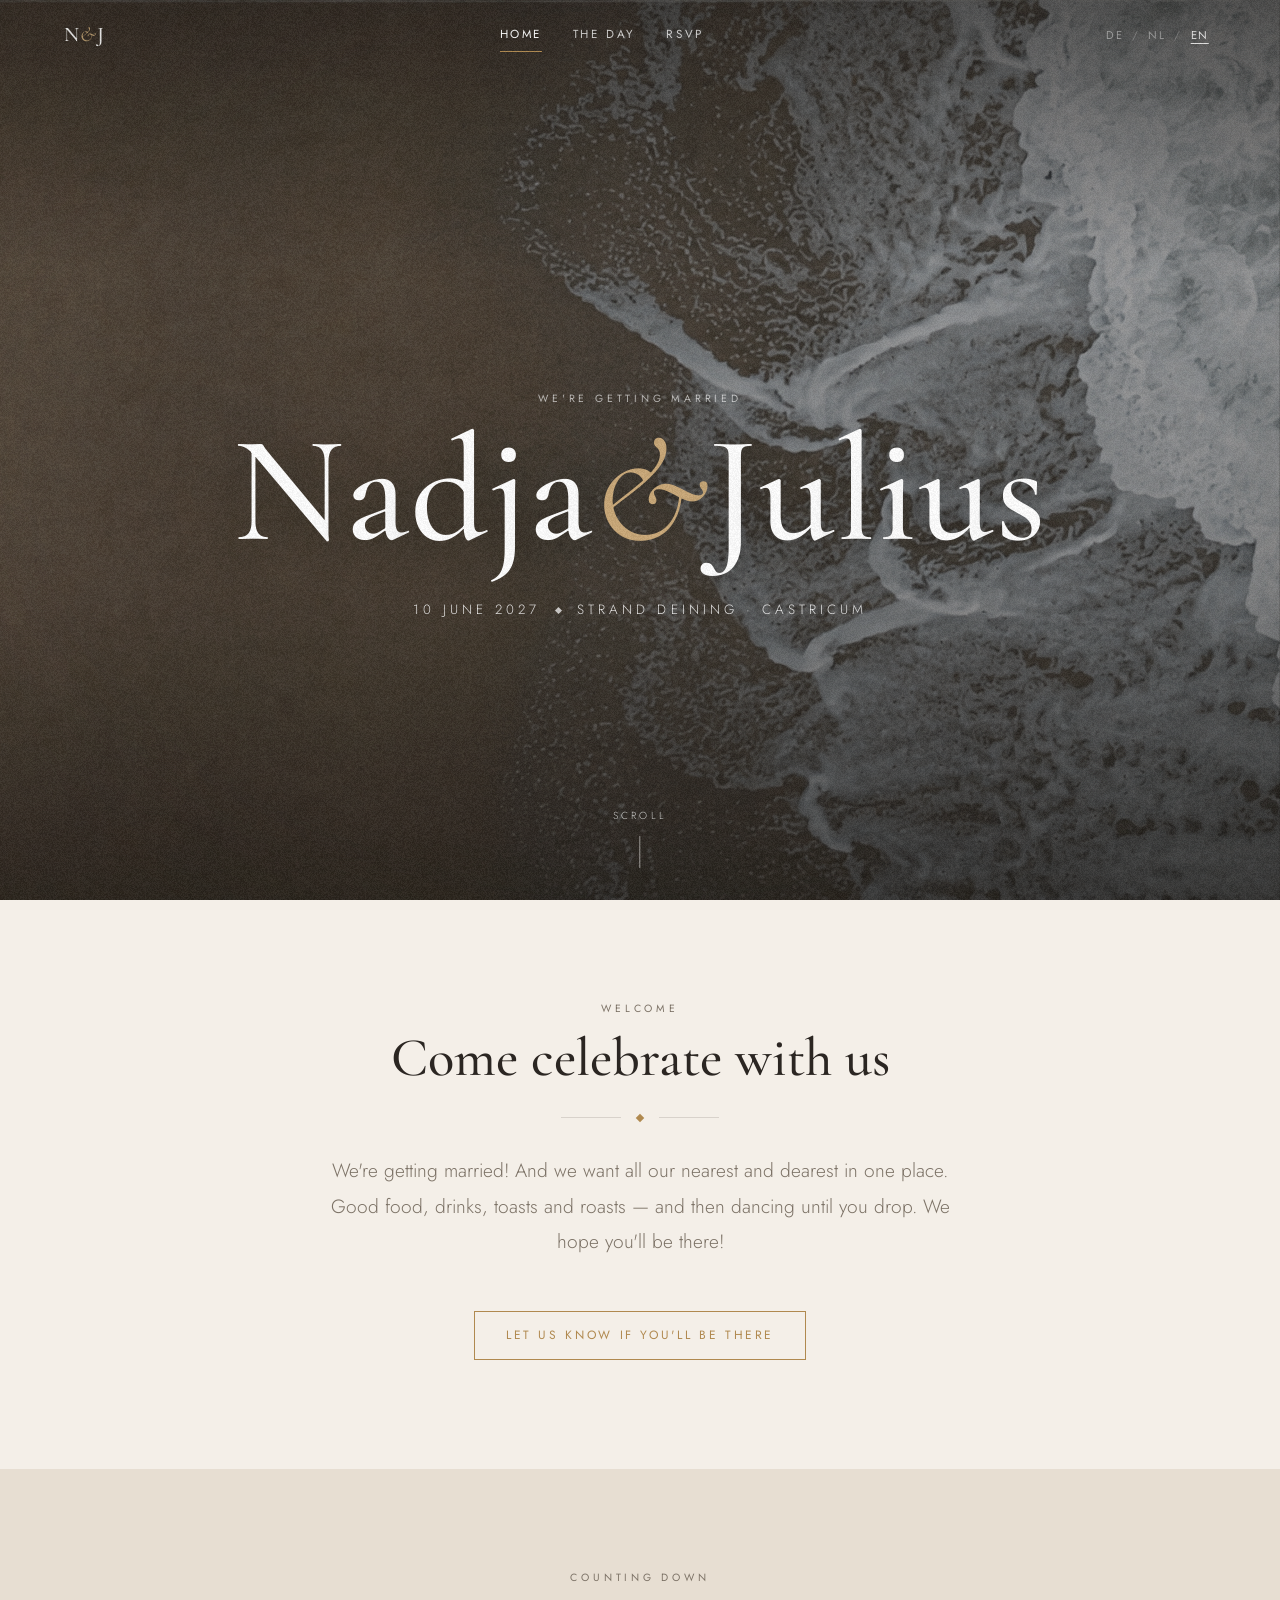
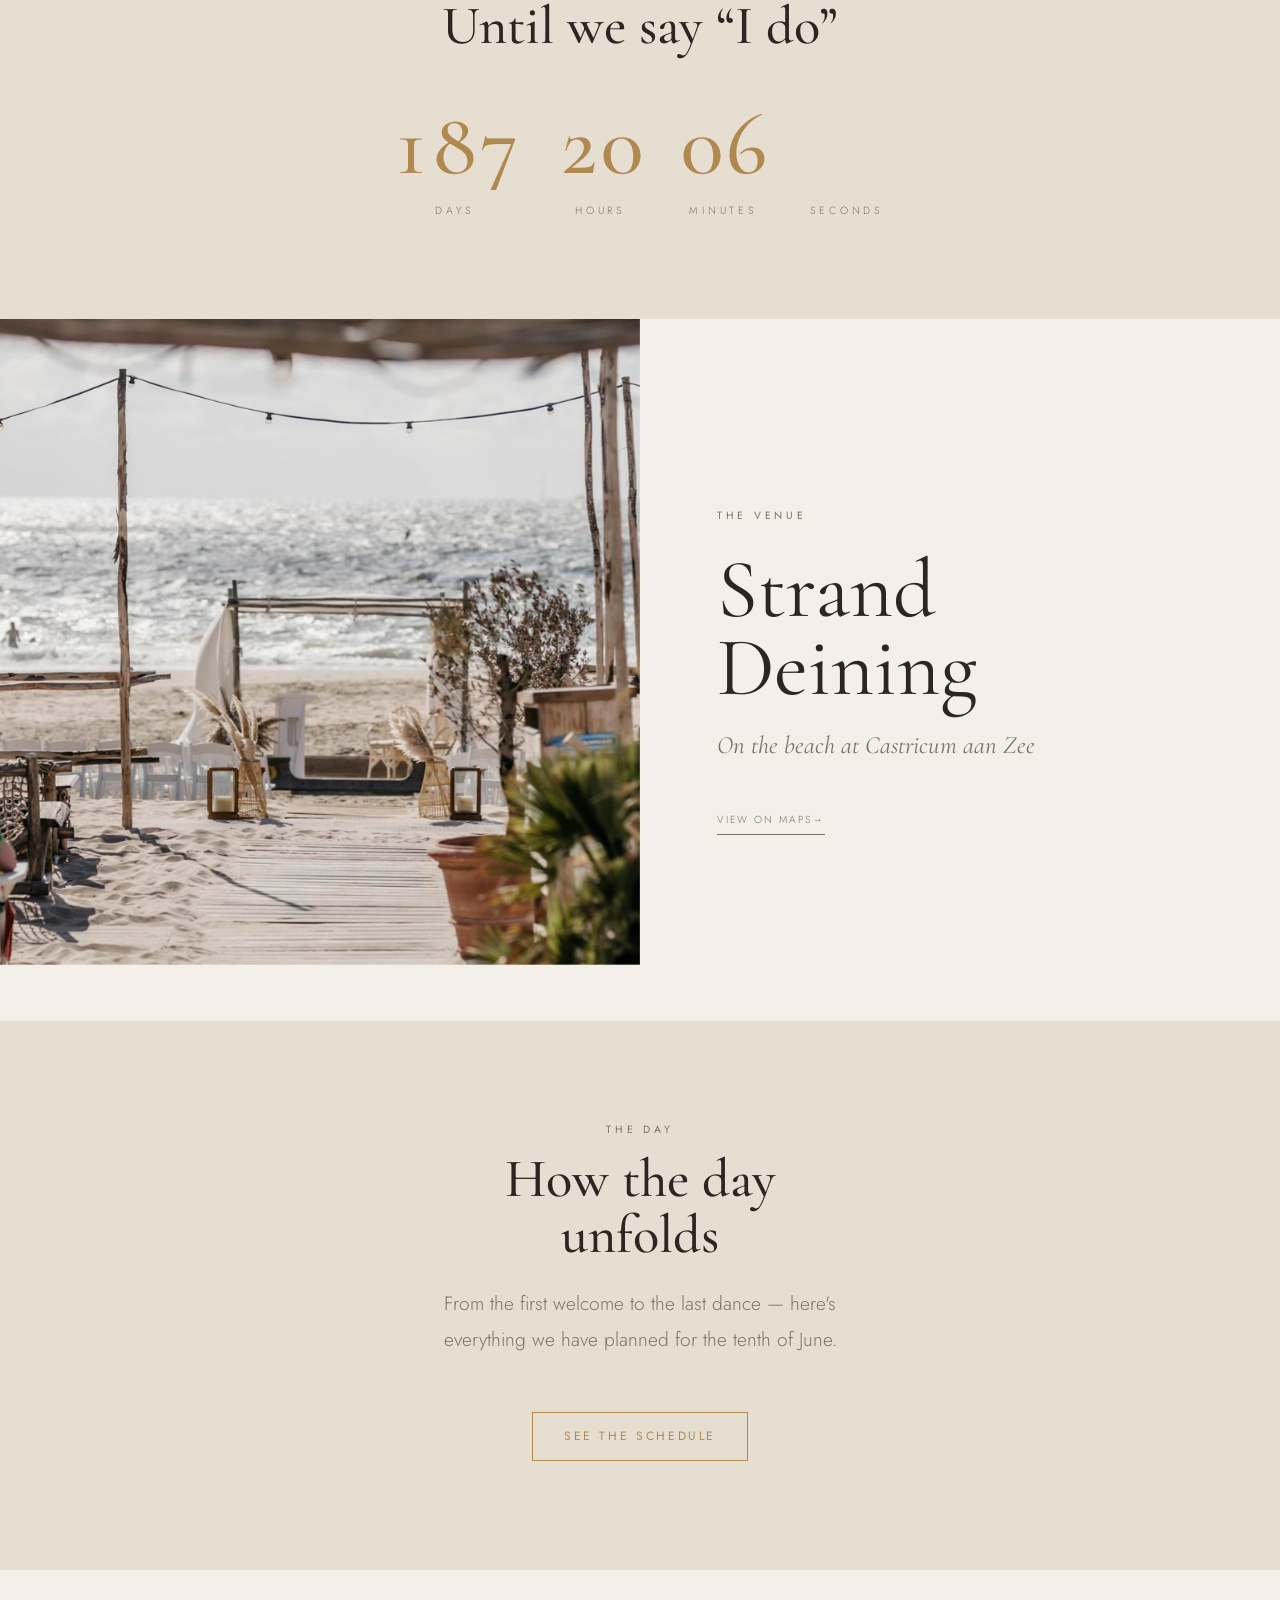
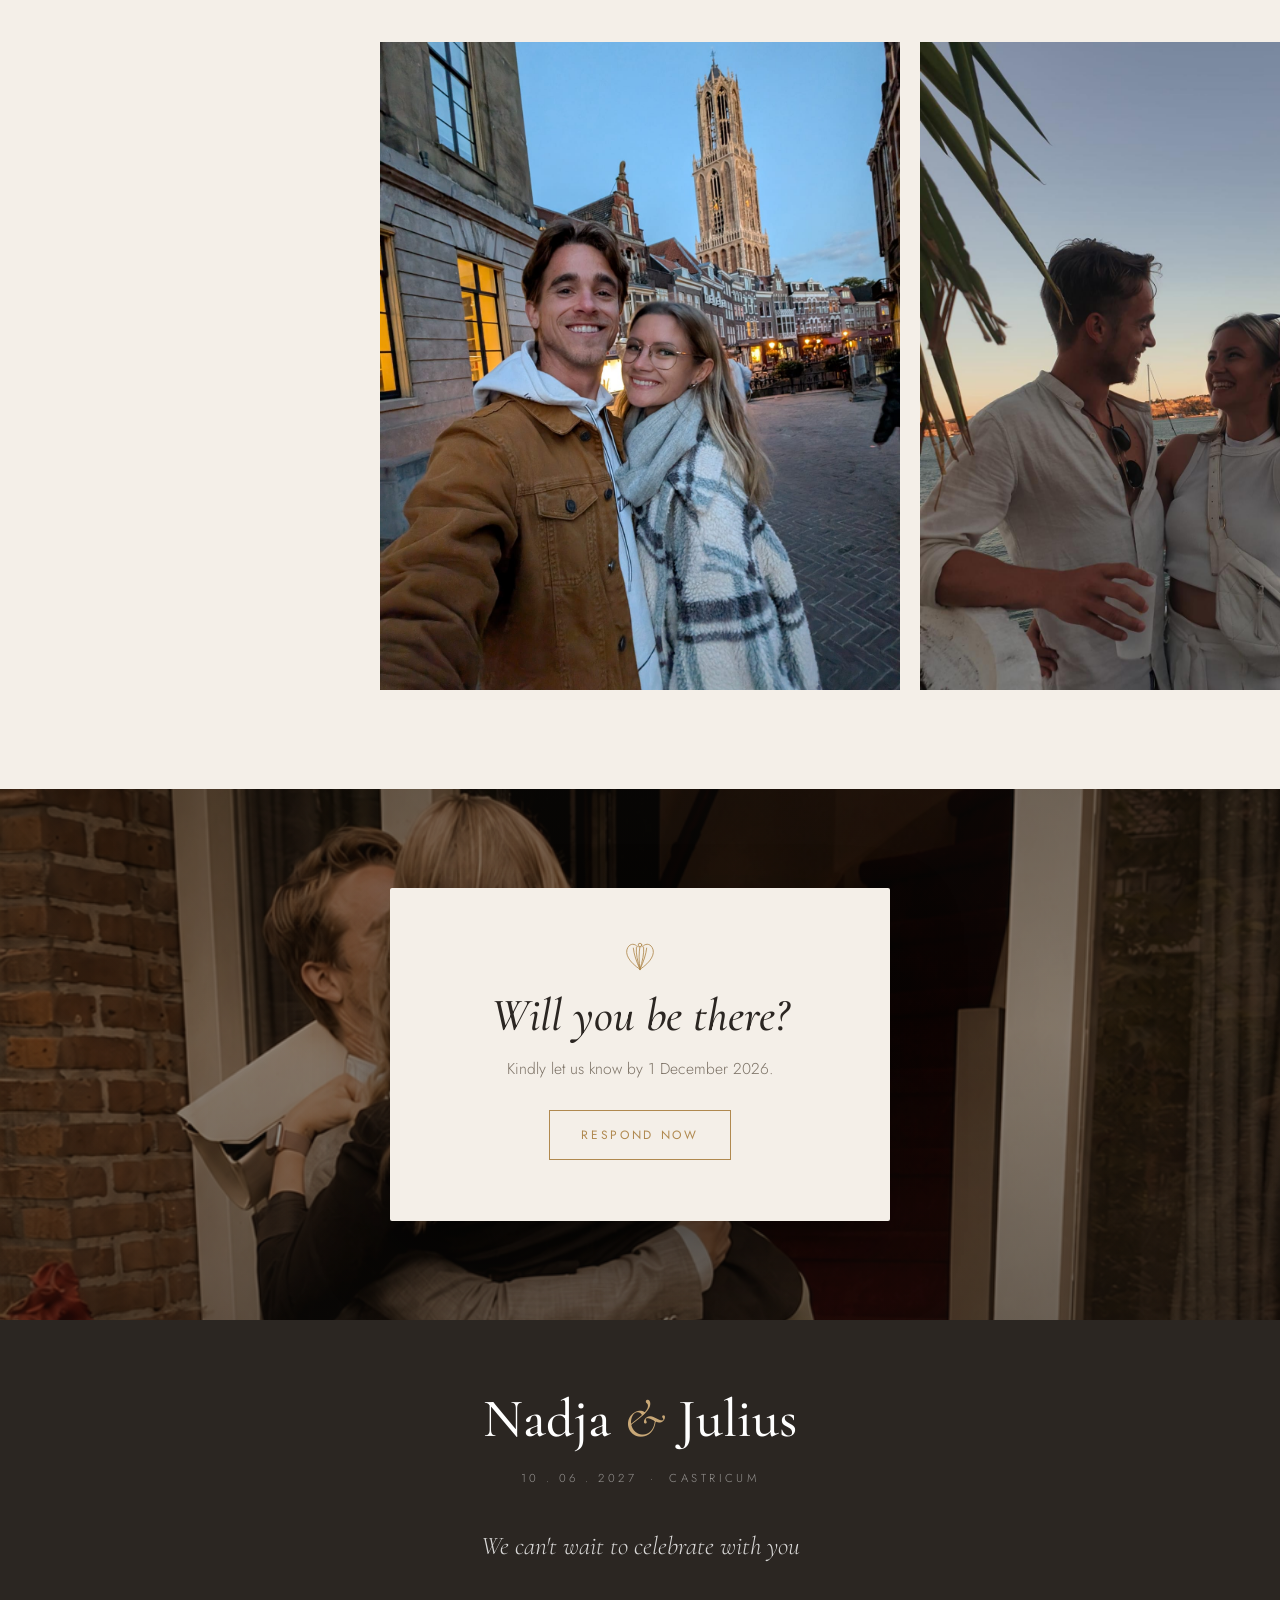
<file: index.html>
<!DOCTYPE html>
<html lang="en">
<head>
<meta charset="UTF-8">
<meta name="viewport" content="width=device-width, initial-scale=1.0">
<title>Nadja &amp; Julius — 10 June 2027</title>
<meta name="description" content="Join us for our wedding on 10 June 2027 at Strand Deining, Castricum aan Zee.">
<meta property="og:title" content="Nadja &amp; Julius — 10 June 2027">
<meta property="og:description" content="Join us for our wedding on the beach at Strand Deining, Castricum aan Zee.">
<meta property="og:image" content="assets/hero-beach.png">
<meta property="og:type" content="website">
<meta name="twitter:card" content="summary_large_image">
<link rel="preconnect" href="https://fonts.googleapis.com">
<link rel="preconnect" href="https://fonts.gstatic.com" crossorigin>
<link href="https://fonts.googleapis.com/css2?family=Cormorant+Garamond:ital,wght@0,400;0,500;0,600;1,400;1,500&family=Jost:wght@300;400;500&display=swap" rel="stylesheet">
<link rel="icon" href="favicon.svg" type="image/svg+xml">
<link rel="icon" href="favicon.ico" sizes="any">
<link rel="stylesheet" href="styles.css">
</head>
<body class="home">
<a class="skip-nav" href="#main">Skip to main content</a>

<header class="site-head">
  <a class="monogram" href="index.html">N<span class="script-amp">&amp;</span>J</a>
  <nav class="nav" id="main-nav">
    <a href="index.html" class="active" data-i18n="nav.home">Home</a>
    <a href="day.html" data-i18n="nav.day">The Day</a>
    <a href="rsvp.html" data-i18n="nav.rsvp">RSVP</a>
  </nav>
  <div class="lang" aria-label="Language">
    <button type="button" data-lang="de">DE</button><span>/</span><button type="button" data-lang="nl">NL</button><span>/</span><button type="button" data-lang="en">EN</button>
  </div>
  <button class="hamburger" id="hamburger" aria-expanded="false" aria-controls="main-nav" aria-label="Menu">
    <span></span><span></span><span></span>
  </button>
</header>

<main id="main">

<!-- ═══════════════════ HERO ═══════════════════ -->
<section class="hero" data-screen-label="Home hero">
  <div class="parallax-wrap" style="position:absolute;inset:0">
    <img class="hero-base parallax-img" src="assets/hero-beach.png" alt="Aerial view of waves washing over the beach" width="1920" height="1080">
  </div>
  <div class="hero-waves" aria-hidden="true"></div>
  <video id="heroVideo" class="hero-video" autoplay muted loop playsinline preload="auto"
    poster="assets/hero-beach.png"
    onloadeddata="this.classList.add('ready')"
    onerror="this.style.display='none'">
    <source src="hero-video.mp4" type="video/mp4">
  </video>
  <div class="hero-scrim"></div>
  <div class="hero-inner">
    <p class="eyebrow on-dark reveal" data-i18n="hero.eyebrow">We're getting married</p>
    <h1 class="hero-names"><span class="kinetic">Nadja</span><span class="script-amp">&amp;</span><span class="kinetic">Julius</span></h1>
    <div class="hero-meta reveal">
      <span data-i18n="hero.date">10 June 2027</span>
      <i></i>
      <span data-i18n="hero.place">Strand Deining · Castricum</span>
    </div>
  </div>
  <a class="hero-scroll" href="#welcome"><span data-i18n="hero.scroll">Scroll</span></a>
</section>

<!-- ═══════════════════ 01 WELCOME ═══════════════════ -->
<section class="section" id="welcome">
  <div class="wrap center">
    <p class="eyebrow reveal" data-i18n="welcome.eyebrow"><em>01 — Welcome</em></p>
    <h2 class="block-title reveal" data-i18n="welcome.title">We're so glad you're here</h2>
    <div class="ornament reveal" style="margin-block:1.8rem 2rem"><i></i></div>
    <p class="measure lede reveal" data-i18n="welcome.body">After all these years, we're tying the knot.</p>
    <a class="btn reveal" href="rsvp.html" style="margin-top:2rem" data-i18n="welcome.cta">Let us know if you'll be there</a>
  </div>
</section>

<!-- ═══════════════════ 02 COUNTDOWN ═══════════════════ -->
<section class="section cream" data-screen-label="Countdown">
  <div class="wrap center">
    <p class="eyebrow reveal" data-i18n="count.eyebrow"><em>02 — Counting down</em></p>
    <h2 class="block-title reveal" data-i18n="count.title">Until we say "I do"</h2>
    <div class="cd-grid" id="cd-grid">
      <div class="cd-unit">
        <div class="cd-num" id="cd-days"><span class="digit">--</span></div>
        <div class="cd-label" data-i18n="count.days">Days</div>
      </div>
      <div class="cd-unit">
        <div class="cd-num" id="cd-hours"><span class="digit">--</span></div>
        <div class="cd-label" data-i18n="count.hours">Hours</div>
      </div>
      <div class="cd-unit">
        <div class="cd-num" id="cd-mins"><span class="digit">--</span></div>
        <div class="cd-label" data-i18n="count.minutes">Minutes</div>
      </div>
      <div class="cd-unit">
        <div class="cd-num" id="cd-secs"><span class="digit">--</span></div>
        <div class="cd-label" data-i18n="count.seconds">Seconds</div>
      </div>
    </div>
    <p class="cd-over" id="cd-over" style="display:none" data-i18n="count.over">Today is the day!</p>
  </div>
</section>

<!-- ═══════════════════ VENUE / LOCATION ═══════════════════ -->
<section class="location-section" data-screen-label="Location">
  <div class="location-photo parallax-wrap">
    <img class="parallax-img" src="assets/location.jpg" alt="Beach ceremony setup at Strand Deining" width="960" height="1200" loading="lazy">
  </div>
  <div class="location-content">
    <p class="eyebrow reveal" data-i18n="details.eyebrow">The venue</p>
    <h2 class="location-name reveal" data-i18n="details.where.val">Strand Deining</h2>
    <p class="location-sub reveal" data-i18n="details.where.note">Castricum aan Zee</p>
    <a class="location-map-btn reveal" href="https://www.google.com/maps/search/Strand+Deining+Castricum+aan+Zee" target="_blank" rel="noopener" data-i18n="details.map">View on Maps</a>
  </div>
</section>

<!-- ═══════════════════ DAY TEASER ═══════════════════ -->
<section class="section cream">
  <div class="wrap center measure">
    <p class="eyebrow reveal" data-i18n="dayteaser.eyebrow"><em>Save the date</em></p>
    <h2 class="block-title reveal" data-i18n="dayteaser.title">How the day unfolds</h2>
    <p class="lede reveal" style="margin-top:1.4rem" data-i18n="dayteaser.body">From the first welcome to the last dance.</p>
    <a class="btn reveal" href="day.html" style="margin-top:2.2rem" data-i18n="dayteaser.cta">See the schedule</a>
  </div>
</section>

<!-- ═══════════════════ GALLERY ═══════════════════ -->
<section class="gallery-pin" data-screen-label="Gallery">
  <div class="gallery-pin-sticky">
    <div class="gallery-pin-viewport">
      <div class="gallery-pin-track">
        <figure class="gframe"><img src="assets/g1.jpg" alt="Nadja &amp; Julius" loading="lazy" width="600" height="800"></figure>
        <figure class="gframe"><img src="assets/g2.jpg" alt="Nadja &amp; Julius" loading="lazy" width="600" height="800"></figure>
        <figure class="gframe"><img src="assets/g3.jpg" alt="Nadja &amp; Julius" loading="lazy" width="600" height="800"></figure>
        <figure class="gframe"><img src="assets/g4.jpg" alt="Nadja &amp; Julius" loading="lazy" width="600" height="800"></figure>
        <figure class="gframe"><img src="assets/g5.jpg" alt="Nadja &amp; Julius" loading="lazy" width="600" height="800"></figure>
        <figure class="gframe"><img src="assets/g6.jpg" alt="Nadja &amp; Julius" loading="lazy" width="600" height="800"></figure>
        <figure class="gframe"><img src="assets/g7.jpg" alt="Nadja &amp; Julius" loading="lazy" width="600" height="800"></figure>
        <figure class="gframe"><img src="assets/g8.jpg" alt="Nadja &amp; Julius" loading="lazy" width="600" height="800"></figure>
      </div>
    </div>
  </div>
</section>

<!-- ═══════════════════ INVITE / RSVP TEASER ═══════════════════ -->
<section class="invite-section" data-screen-label="Invitation">
  <img class="invite-bg" src="assets/rsvp-couple.png" alt="" width="1920" height="1080" loading="lazy">
  <div class="invite-scrim"></div>
  <div class="invite-stage reveal">
    <div class="invite-card">
      <svg class="shell" viewBox="0 0 64 56" aria-hidden="true">
        <g fill="none" stroke="currentColor" stroke-width="1.4" stroke-linecap="round" stroke-linejoin="round">
          <path d="M32 50 C14 38 6 24 12 14 C16 7 24 7 28 13 M32 50 C50 38 58 24 52 14 C48 7 40 7 36 13"/>
          <path d="M32 50 C30 36 30 22 32 12 M32 50 C26 37 22 25 21 15 M32 50 C38 37 42 25 43 15 M32 50 C28 36 25 24 26 14 M32 50 C36 36 39 24 38 14"/>
          <circle cx="32" cy="10" r="3"/>
        </g>
      </svg>
      <h2 class="letter-title" data-i18n="rsvp.letter.title">Will you be there?</h2>
      <p class="letter-deadline" data-i18n="rsvp.letter.deadline">Kindly let us know by 1 December 2026.</p>
      <a class="btn" href="rsvp.html" style="margin-top:1.8rem" data-i18n="rsvpband.cta">Respond now</a>
    </div>
  </div>
</section>

</main>

<footer class="site-foot">
  <div class="fmono">Nadja <span class="script-amp">&amp;</span> Julius</div>
  <div class="fmeta">10 . 06 . 2027 &nbsp;·&nbsp; Castricum</div>
  <div class="ftag" data-i18n="footer.tag">We can't wait to celebrate with you</div>
</footer>

<script src="image-slot.js"></script>
<script src="i18n.js?v=17"></script>
<script src="script.js"></script>
</body>
</html>
</file>
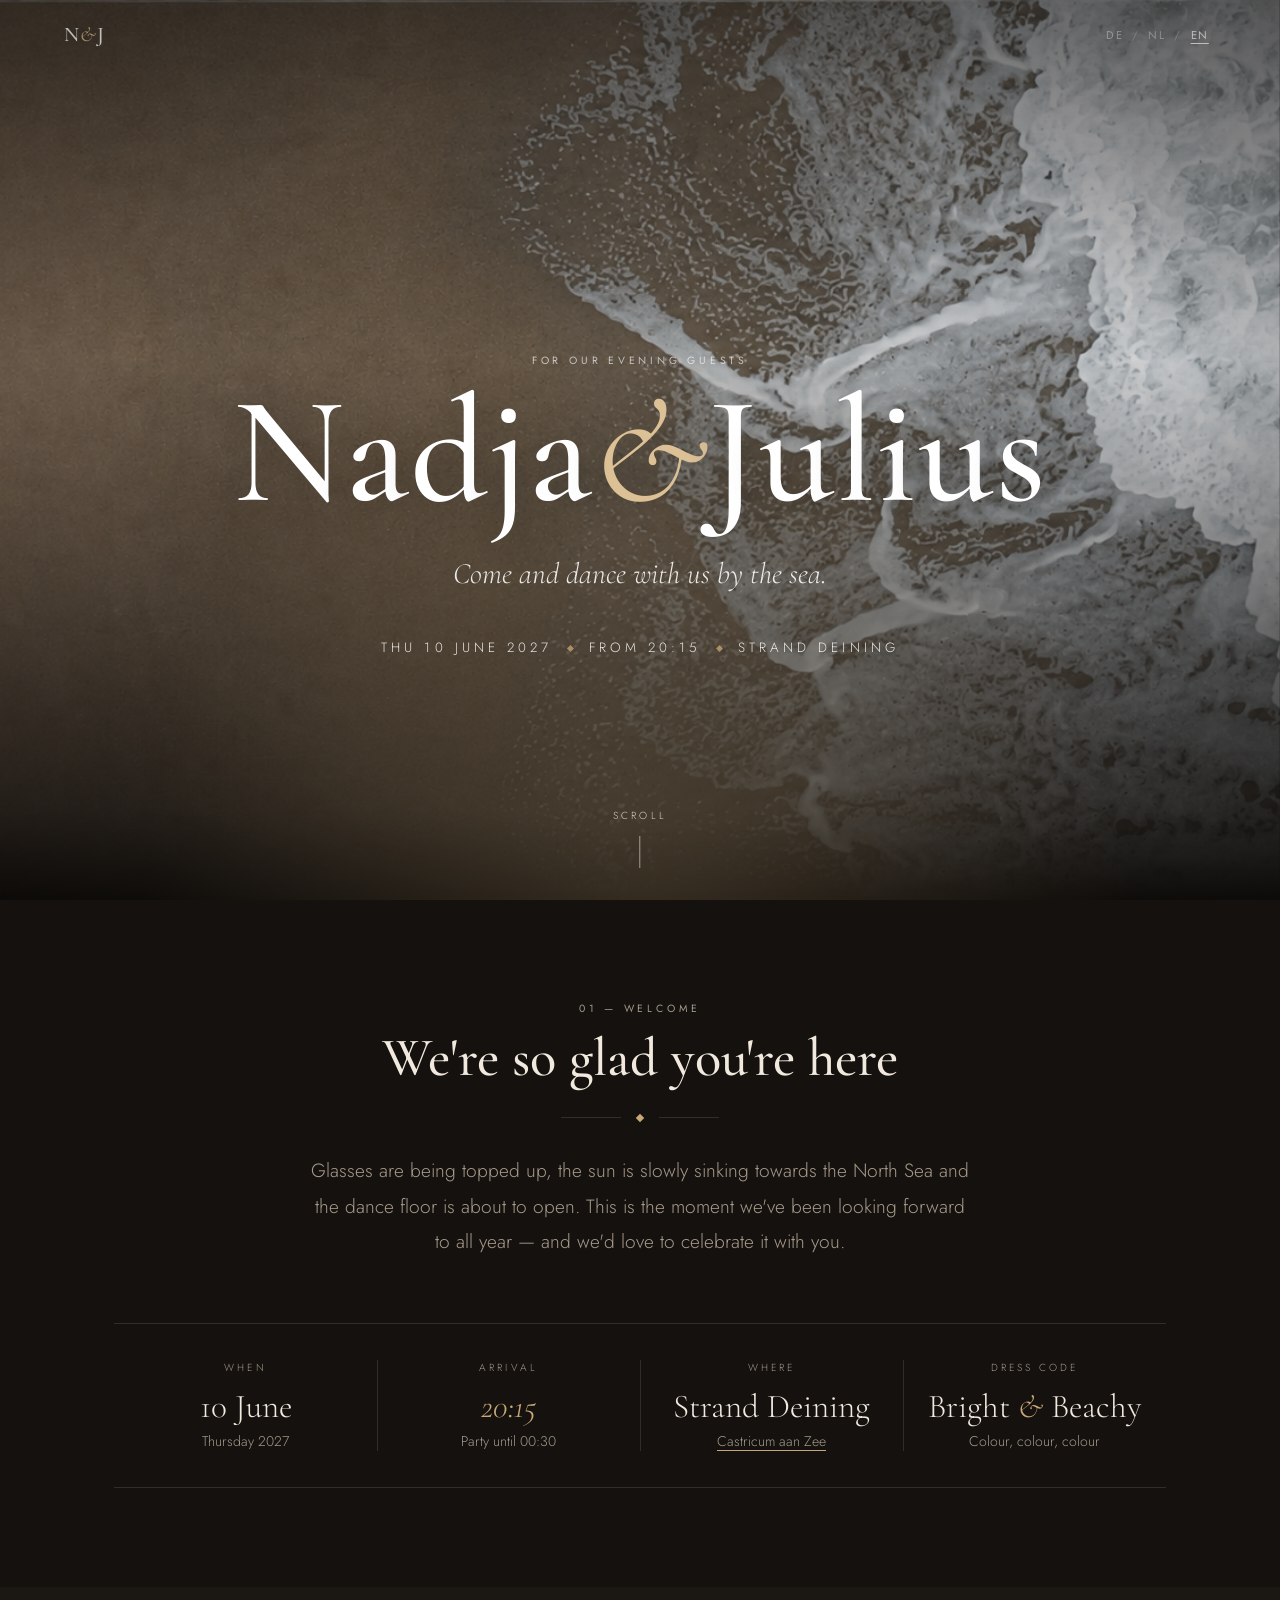
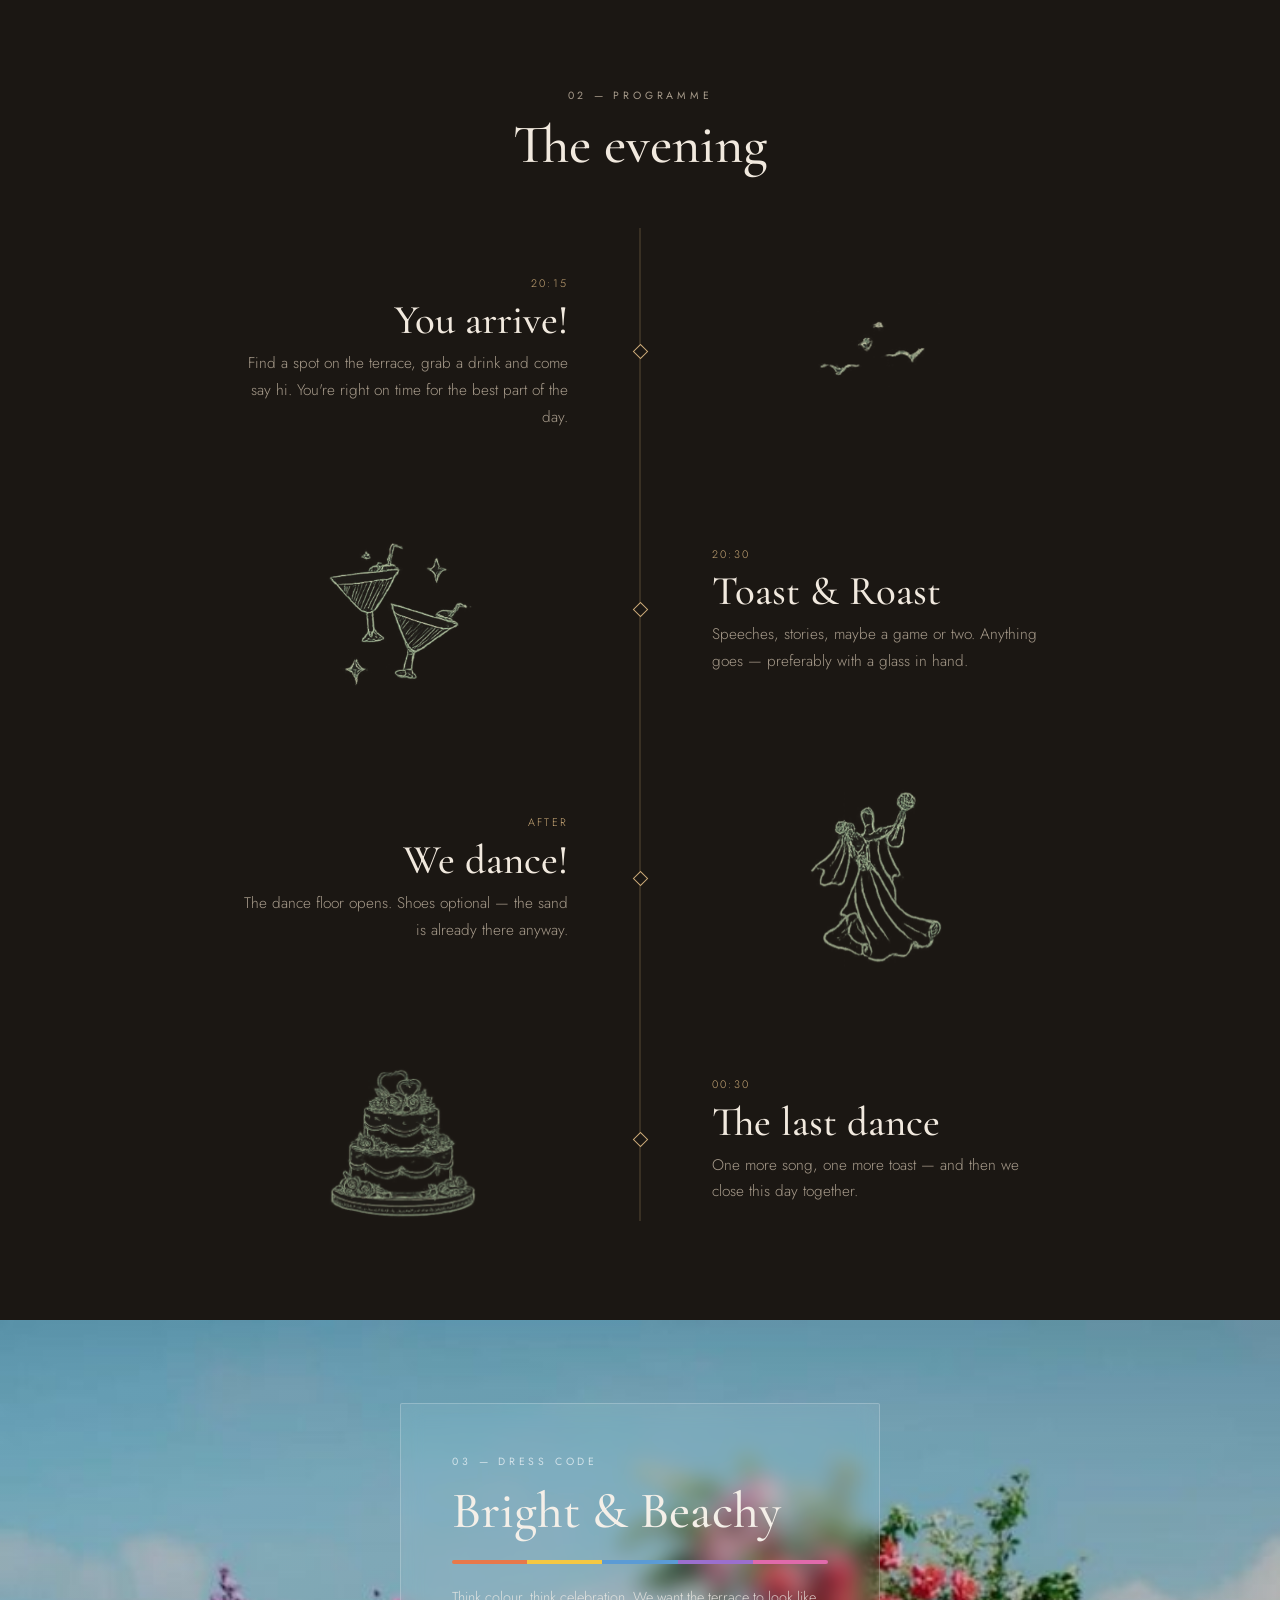
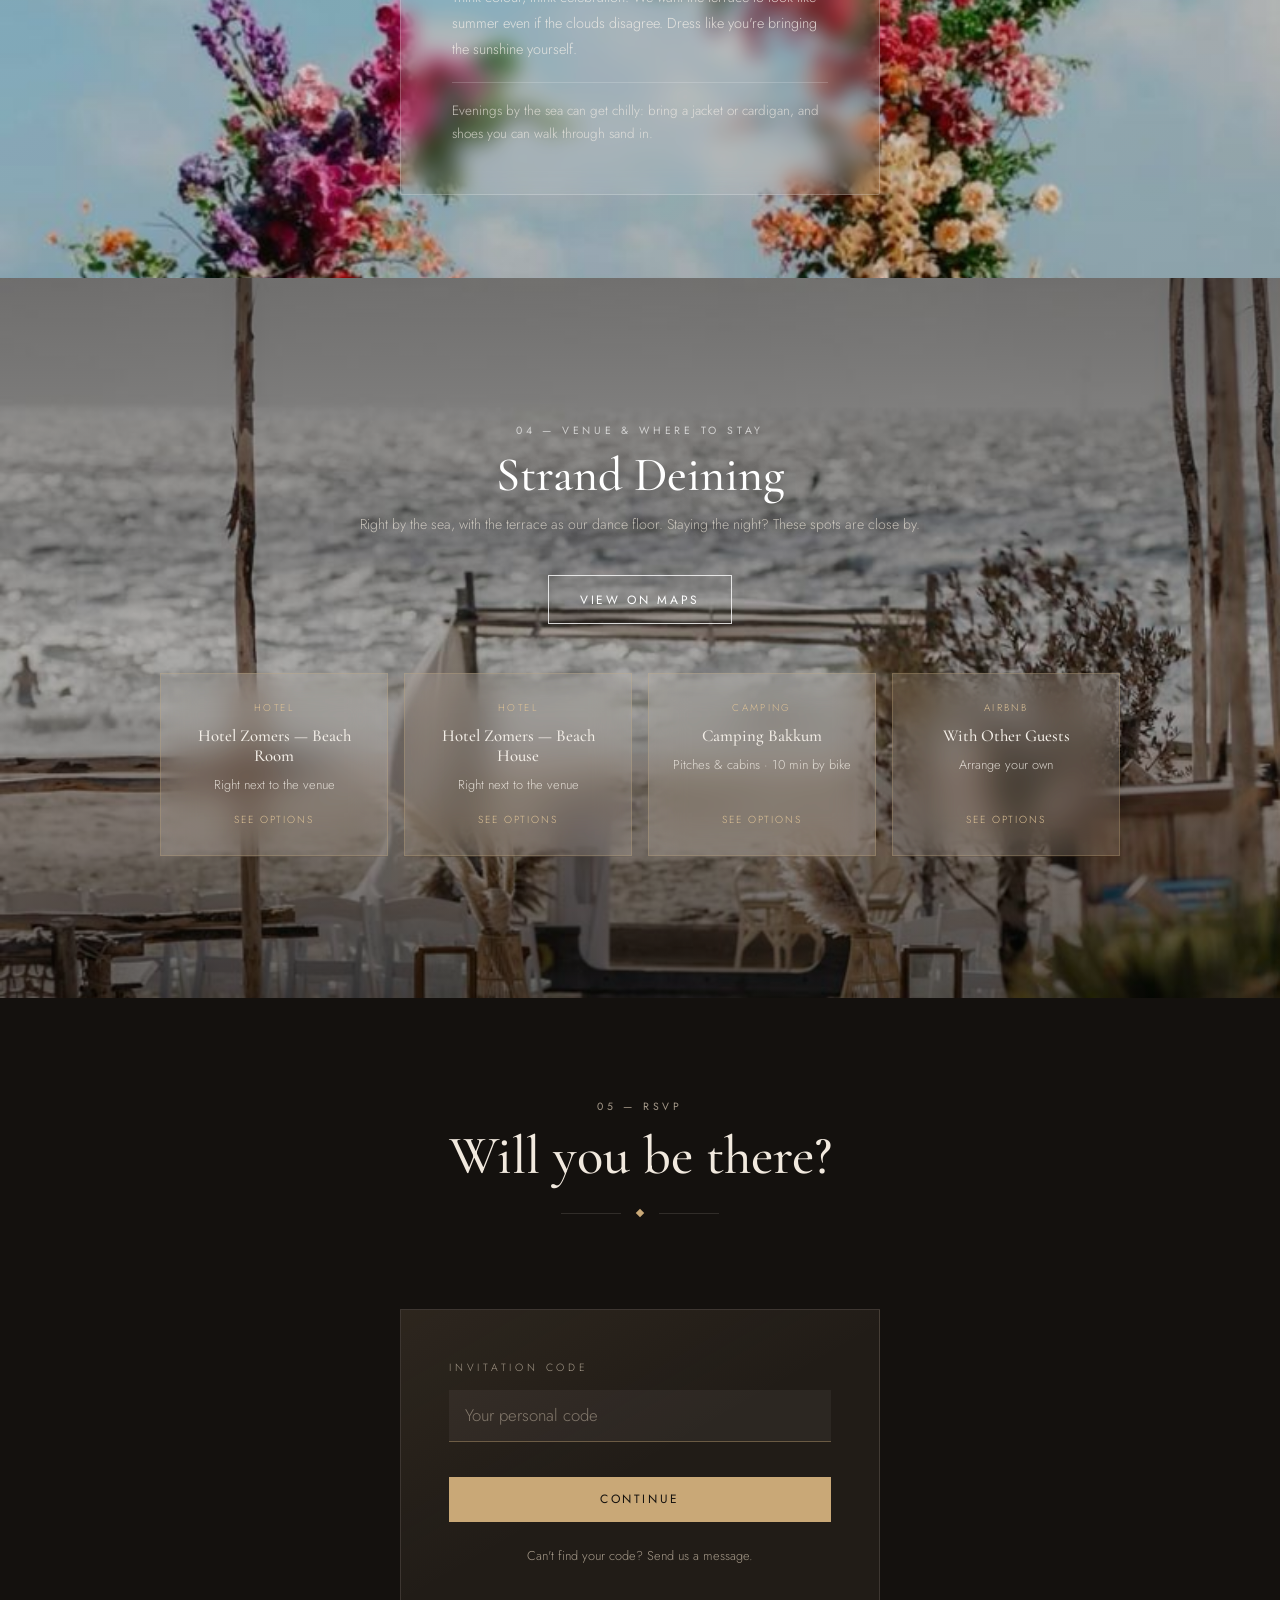
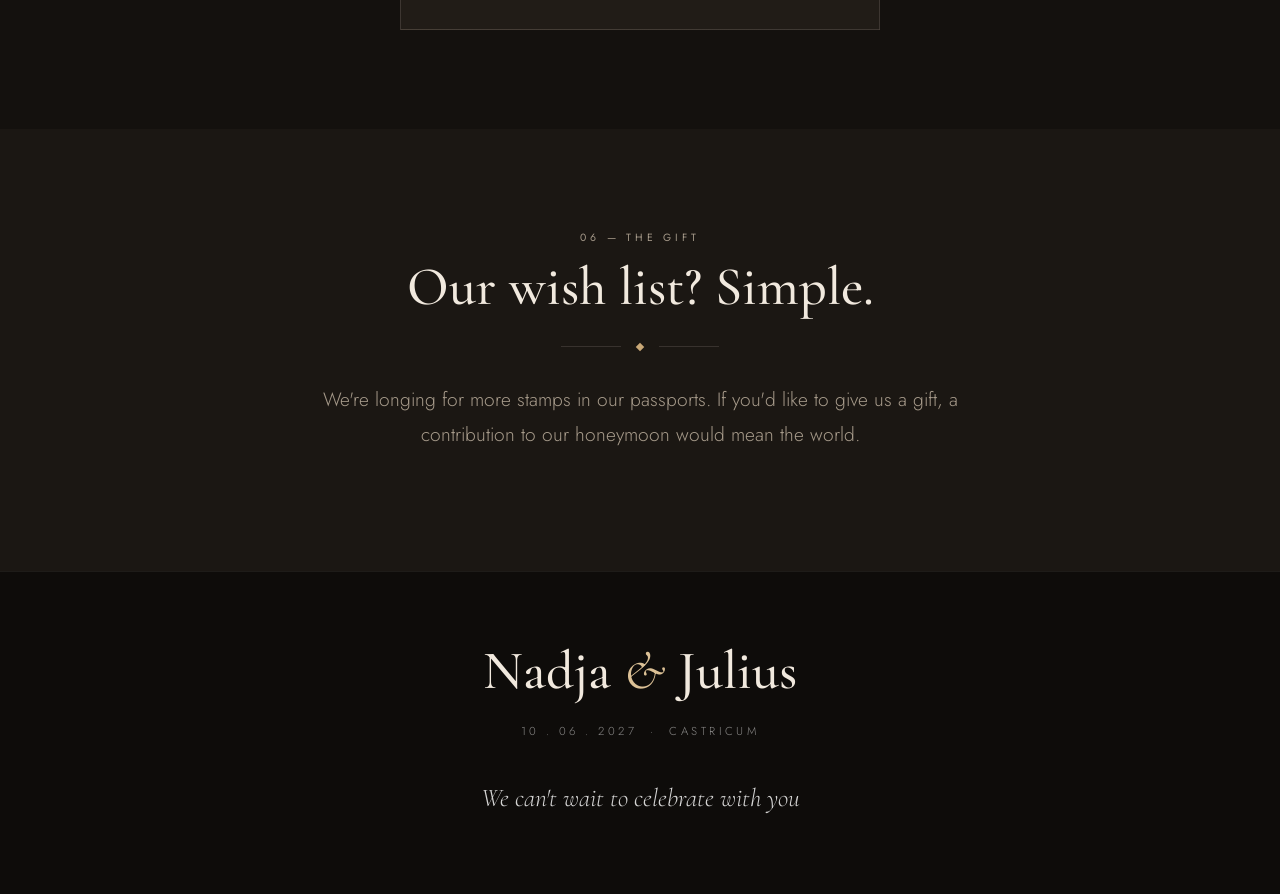
<file: avond.html>
<!DOCTYPE html>
<html lang="en">
<head>
<meta charset="UTF-8">
<meta name="viewport" content="width=device-width, initial-scale=1.0">
<title>The Evening — Nadja &amp; Julius</title>
<meta name="robots" content="noindex">
<meta name="rsvp-list" content="avond"><!-- RSVP uses the Avondgasten + Responses avond tables -->
<meta name="description" content="For our evening guests: 10 June 2027 from 20:15 at Strand Deining, Castricum aan Zee.">
<meta property="og:title" content="The Evening — Nadja &amp; Julius">
<meta property="og:description" content="Come and dance with us by the sea. 10 June 2027 · Strand Deining, Castricum aan Zee.">
<meta property="og:image" content="assets/hero-beach.png">
<meta property="og:type" content="website">
<meta name="twitter:card" content="summary_large_image">
<meta name="theme-color" content="#14110e">
<link rel="preconnect" href="https://fonts.googleapis.com">
<link rel="preconnect" href="https://fonts.gstatic.com" crossorigin>
<link href="https://fonts.googleapis.com/css2?family=Cormorant+Garamond:ital,wght@0,400;0,500;0,600;1,400;1,500&family=Jost:wght@300;400;500&display=swap" rel="stylesheet">
<link rel="icon" href="favicon.svg" type="image/svg+xml">
<link rel="icon" href="favicon.ico" sizes="any">
<link rel="stylesheet" href="styles.css">
</head>
<body class="home night">
<a class="skip-nav" href="#main">Skip to main content</a>

<!-- Evening guests get a single page: no menu, just the monogram + language switch -->
<header class="site-head">
  <span class="monogram">N<span class="script-amp">&amp;</span>J</span>
  <div class="lang" aria-label="Language">
    <button type="button" data-lang="de">DE</button><span>/</span><button type="button" data-lang="nl">NL</button><span>/</span><button type="button" data-lang="en">EN</button>
  </div>
</header>

<main id="main">

<!-- ═══════════════════ HERO ═══════════════════ -->
<section class="hero" data-screen-label="Evening hero">
  <div class="parallax-wrap" style="position:absolute;inset:0">
    <img class="hero-base parallax-img" src="assets/hero-beach.png" alt="" width="1920" height="1080">
  </div>
  <div class="hero-waves" aria-hidden="true"></div>
  <video id="heroVideo" class="hero-video" autoplay muted loop playsinline preload="auto"
    poster="assets/hero-beach.png"
    onloadeddata="this.classList.add('ready')"
    onerror="this.style.display='none'">
    <source src="hero-video.mp4" type="video/mp4">
  </video>
  <div class="hero-scrim"></div>
  <div class="hero-inner">
    <p class="night-greet reveal" id="avond-greet" hidden></p>
    <p class="eyebrow on-dark reveal" id="avond-invited" data-i18n="avond.hero.eyebrow">For our evening guests</p>
    <h1 class="hero-names"><span class="kinetic">Nadja</span><span class="script-amp">&amp;</span><span class="kinetic">Julius</span></h1>
    <p class="night-sub reveal" data-i18n="avond.hero.sub">Come and dance with us by the sea.</p>
    <div class="hero-meta reveal">
      <span data-i18n="avond.hero.date">Thu 10 June 2027</span>
      <i></i>
      <span data-i18n="avond.hero.time">From 20:15</span>
      <i></i>
      <span>Strand Deining</span>
    </div>
  </div>
  <a class="hero-scroll" href="#welcome"><span data-i18n="hero.scroll">Scroll</span></a>
</section>

<!-- ═══════════════════ 01 WELCOME ═══════════════════ -->
<section class="section" id="welcome">
  <div class="wrap center">
    <p class="eyebrow reveal" data-i18n="avond.welcome.eyebrow">01 — Welcome</p>
    <h2 class="block-title reveal" data-i18n="avond.welcome.title">We're so glad you're here</h2>
    <div class="ornament reveal" style="margin-block:1.8rem 2rem"><i></i></div>
    <p class="measure lede reveal" data-i18n="avond.welcome.body">Glasses are being topped up, the sun is slowly sinking towards the North Sea and the dance floor is about to open.</p>

    <div class="night-facts reveal">
      <div class="night-fact">
        <div class="k" data-i18n="avond.facts.when">When</div>
        <div class="v" data-i18n="avond.facts.whenV">10 June</div>
        <div class="s" data-i18n="avond.facts.whenS">Thursday 2027</div>
      </div>
      <div class="night-fact">
        <div class="k" data-i18n="avond.facts.arrive">Arrival</div>
        <div class="v"><em>20:15</em></div>
        <div class="s" data-i18n="avond.facts.arriveS">Party until 00:30</div>
      </div>
      <div class="night-fact">
        <div class="k" data-i18n="avond.facts.where">Where</div>
        <div class="v">Strand Deining</div>
        <div class="s"><a href="https://www.google.com/maps/search/Strand+Deining+Castricum+aan+Zee" target="_blank" rel="noopener">Castricum aan Zee</a></div>
      </div>
      <div class="night-fact">
        <div class="k" data-i18n="avond.facts.dress">Dress code</div>
        <div class="v">Bright <em>&amp;</em> Beachy</div>
        <div class="s" data-i18n="avond.facts.dressS">Colour, colour, colour</div>
      </div>
    </div>
  </div>
</section>

<!-- ═══════════════════ 02 PROGRAMME ═══════════════════ -->
<section class="section cream" id="timeline">
  <div class="wrap">
    <div class="center" style="margin-bottom:clamp(2.5rem,6vh,4.5rem)">
      <p class="eyebrow reveal" data-i18n="avond.prog.eyebrow">02 — Programme</p>
      <h2 class="block-title reveal" data-i18n="avond.prog.title">The evening</h2>
    </div>

    <div class="timeline">
      <div class="t-item tl-left reveal">
        <div class="t-content">
          <span class="t-time" data-i18n="avond.tl1.time">20:15</span>
          <h3 class="t-heading" data-i18n="avond.tl1.heading">You arrive!</h3>
          <p class="t-desc" data-i18n="avond.tl1.desc"></p>
        </div>
        <div class="t-mid"><span class="t-dot"></span></div>
        <div class="t-illus"><img src="assets/illus-arrive.png" alt="" aria-hidden="true" loading="lazy"></div>
      </div>

      <div class="t-item tl-right reveal">
        <div class="t-illus"><img src="assets/illus-toast.png" alt="" aria-hidden="true" loading="lazy"></div>
        <div class="t-mid"><span class="t-dot"></span></div>
        <div class="t-content">
          <span class="t-time" data-i18n="avond.tl2.time">20:30</span>
          <h3 class="t-heading" data-i18n="avond.tl2.heading">Toast &amp; Roast</h3>
          <p class="t-desc" data-i18n="avond.tl2.desc"></p>
        </div>
      </div>

      <div class="t-item tl-left reveal">
        <div class="t-content">
          <span class="t-time" data-i18n="avond.tl3.time">After</span>
          <h3 class="t-heading" data-i18n="avond.tl3.heading">We dance!</h3>
          <p class="t-desc" data-i18n="avond.tl3.desc"></p>
        </div>
        <div class="t-mid"><span class="t-dot"></span></div>
        <div class="t-illus"><img src="assets/illus-celebrate.png" alt="" aria-hidden="true" loading="lazy"></div>
      </div>

      <div class="t-item tl-right reveal">
        <div class="t-illus"><img src="assets/illus-borrel.png" alt="" aria-hidden="true" loading="lazy"></div>
        <div class="t-mid"><span class="t-dot"></span></div>
        <div class="t-content">
          <span class="t-time" data-i18n="avond.tl4.time">00:30</span>
          <h3 class="t-heading" data-i18n="avond.tl4.heading">The last dance</h3>
          <p class="t-desc" data-i18n="avond.tl4.desc"></p>
        </div>
      </div>
    </div>
  </div>
</section>

<!-- ═══════════════════ 03 DRESS CODE ═══════════════════ -->
<section class="dresscode-section" id="dresscode">
  <img class="dresscode-bg" src="assets/dresscode2.jpeg" alt="" aria-hidden="true" loading="lazy" width="1152" height="2048">
  <div class="dresscode-scrim"></div>
  <div class="dresscode-inner reveal">
    <div class="dresscode-card">
      <p class="eyebrow on-dark" data-i18n="avond.dress.eyebrow">03 — Dress code</p>
      <h2 class="dresscode-title" data-i18n="dress.title">Bright &amp; Beachy</h2>
      <div class="dresscode-palette">
        <span style="background:#e8784a"></span>
        <span style="background:#f5c842"></span>
        <span style="background:#5b9bd5"></span>
        <span style="background:#9b6fce"></span>
        <span style="background:#e06aab"></span>
      </div>
      <p class="dresscode-body" data-i18n="dress.body"></p>
      <p class="night-tip" data-i18n="avond.dress.tip"></p>
    </div>
  </div>
</section>

<!-- ═══════════════════ 04 VENUE + WHERE TO STAY ═══════════════════ -->
<section class="accom-section" id="venue">
  <img class="accom-bg" src="assets/location.jpg" alt="" width="1920" height="1080" loading="lazy">
  <div class="accom-scrim"></div>
  <div class="accom-inner reveal">
    <p class="eyebrow on-dark" data-i18n="avond.loc.eyebrow">04 — Venue &amp; where to stay</p>
    <h2 class="accom-title">Strand Deining</h2>
    <p class="accom-sub" data-i18n="avond.loc.sub">Right by the sea, with the terrace as our dance floor.</p>
    <p class="night-maps"><a class="btn on-dark" href="https://www.google.com/maps/search/Strand+Deining+Castricum+aan+Zee" target="_blank" rel="noopener" data-i18n="avond.loc.maps">View on Maps</a></p>
    <div class="accom-glass-grid">
      <a class="accom-glass-card" href="https://zoomersaanzee.nl/hotelkamers-aan-zee/strandkamers/" target="_blank" rel="noopener">
        <p class="accom-type" data-i18n="accom.type.hotel">Hotel</p>
        <p class="accom-card-name" data-i18n="accom.card1.name">Hotel Zomers — Beach Room</p>
        <p class="accom-card-note" data-i18n="accom.card1.note">Right next to the venue</p>
        <span class="accom-book" data-i18n="accom.book">See options</span>
      </a>
      <a class="accom-glass-card" href="https://zoomersaanzee.nl/strandhuisjes/" target="_blank" rel="noopener">
        <p class="accom-type" data-i18n="accom.type.hotel">Hotel</p>
        <p class="accom-card-name" data-i18n="accom.card2.name">Hotel Zomers — Beach House</p>
        <p class="accom-card-note" data-i18n="accom.card2.note">Right next to the venue</p>
        <span class="accom-book" data-i18n="accom.book">See options</span>
      </a>
      <a class="accom-glass-card" href="https://www.campingbakkum.nl/" target="_blank" rel="noopener">
        <p class="accom-type" data-i18n="accom.type.camping">Camping</p>
        <p class="accom-card-name" data-i18n="accom.card3.name">Camping Bakkum</p>
        <p class="accom-card-note" data-i18n="accom.card3.note">Pitches &amp; cabins · 10 min by bike</p>
        <span class="accom-book" data-i18n="accom.book">See options</span>
      </a>
      <a class="accom-glass-card" href="https://www.airbnb.com/s/Castricum--Netherlands/homes" target="_blank" rel="noopener">
        <p class="accom-type" data-i18n="accom.type.airbnb">Airbnb</p>
        <p class="accom-card-name" data-i18n="accom.card4.name">With Other Guests</p>
        <p class="accom-card-note" data-i18n="accom.card4.note">Arrange your own</p>
        <span class="accom-book" data-i18n="accom.book">See options</span>
      </a>
    </div>
  </div>
</section>

<!-- ═══════════════════ 05 RSVP (same Airtable flow as rsvp.html) ═══════════════════ -->
<section class="section" id="rsvp-form-section">
  <div class="wrap center" style="margin-bottom:clamp(2rem,5vh,3rem)">
    <p class="eyebrow reveal" data-i18n="avond.rsvp.eyebrow">05 — RSVP</p>
    <h2 class="block-title reveal" data-i18n="avond.rsvp.title">Will you be there?</h2>
    <div class="ornament reveal" style="margin-block:1.6rem 1.4rem"><i></i></div>
    <p class="letter-deadline reveal" style="color:var(--muted)" data-i18n="rsvp.letter.deadline">Kindly let us know by 1 December 2026.</p>
  </div>

  <!-- ── Gate (skipped automatically with ?code= in the link) ── -->
  <div id="rsvp-gate">
    <div class="wrap">
      <div class="rsvp-gate-card reveal">
        <div class="field">
          <label for="f-code" data-i18n="gate.code.label">Invitation code</label>
          <input type="text" id="f-code" name="code" data-i18n-ph="gate.code.ph" placeholder="Your personal code" autocomplete="off" autocapitalize="none" spellcheck="false">
        </div>
        <div class="form-foot">
          <button type="button" id="gate-submit" class="btn solid" data-i18n="gate.submit">Continue</button>
          <p id="gate-error" style="display:none;margin-top:1.2rem;font-size:.9rem" data-i18n="gate.error">Code not recognised. Check your invitation and try again.</p>
          <p style="margin-top:1.4rem;font-size:.8rem;color:var(--muted);text-align:center" data-i18n="gate.nope">Can't find your code? Send us a message.</p>
        </div>
      </div>
    </div>
  </div>

  <!-- ── Form (revealed after gate) — no diet / Toast & Roast questions for evening guests ── -->
  <div id="rsvp-form-inner" style="display:none">
    <div class="wrap center" id="rsvp-intro"></div>
    <div class="wrap">
      <form id="rsvp-form" class="rsvp-wrap" novalidate>
        <input type="hidden" id="f-names" name="names" value="">

        <div class="field" role="group" aria-labelledby="attend-label">
          <p id="attend-label" class="field-group-label" data-i18n="form.attend.label">Will you be there?</p>
          <div class="attend-opts">
            <input type="radio" id="att-yes" name="attend" value="yes">
            <label for="att-yes" class="attend-card">
              <span class="attend-orn" aria-hidden="true">✦</span>
              <span class="attend-main" data-i18n="form.attend.yes">Joyfully accept</span>
            </label>
            <input type="radio" id="att-no" name="attend" value="no">
            <label for="att-no" class="attend-card attend-card--soft">
              <span class="attend-orn" aria-hidden="true">◦</span>
              <span class="attend-main" data-i18n="form.attend.no">Regretfully decline</span>
            </label>
          </div>
        </div>

        <div class="field" id="field-guests" style="display:none">
          <label data-i18n="form.guests.label">How many seats can we reserve for you?</label>
          <div class="stepper-row">
            <button type="button" class="stepper-btn" id="guests-dec" onclick="stepGuests(-1)" aria-label="−1">−</button>
            <span class="stepper-val" id="guests-val">1</span>
            <button type="button" class="stepper-btn" id="guests-inc" onclick="stepGuests(1)" aria-label="+1">+</button>
            <input type="hidden" id="f-guests" name="guests" value="1">
            <span class="stepper-hint" id="guests-hint"></span>
          </div>
        </div>

        <div class="field">
          <label for="f-notes" data-i18n="form.notes.label">Anything else?</label>
          <textarea id="f-notes" name="notes" rows="3" data-i18n-ph="form.notes.ph" placeholder="Questions, things we should know, or just something you'd like to say…"></textarea>
        </div>

        <div class="form-foot">
          <button type="submit" id="rsvp-submit" class="btn solid" data-i18n="form.submit">Send response</button>
          <p id="rsvp-error" style="display:none;margin-top:1.2rem;font-size:.9rem" data-i18n="form.error">Something went wrong. Please try again.</p>
        </div>
      </form>

      <div id="rsvp-success" class="rsvp-success" style="display:none">
        <div class="ornament" style="margin-bottom:2rem"><i></i></div>
        <h2 id="rsvp-success-title" class="block-title" data-i18n="form.success.title">You're on the list!</h2>
        <p id="rsvp-success-body" class="lede" style="margin-top:1.4rem" data-i18n="form.success.body">Thanks for letting us know — we can't wait to see you on the tenth.</p>
      </div>
    </div>
  </div>
</section>

<!-- ═══════════════════ 06 GIFT ═══════════════════ -->
<section class="section cream" id="honeymoon">
  <div class="wrap center">
    <p class="eyebrow reveal" data-i18n="avond.gift.eyebrow">06 — The gift</p>
    <h2 class="block-title reveal" data-i18n="honey.title">Our wish list? Simple.</h2>
    <div class="ornament reveal" style="margin-block:1.8rem 2rem"><i></i></div>
    <p class="measure lede reveal" data-i18n="honey.body"></p>
  </div>
</section>

</main>

<footer class="site-foot">
  <div class="fmono">Nadja <span class="script-amp">&amp;</span> Julius</div>
  <div class="fmeta">10 . 06 . 2027 &nbsp;·&nbsp; Castricum</div>
  <div class="ftag" data-i18n="footer.tag">We can't wait to celebrate with you</div>
</footer>

<script src="i18n.js?v=17"></script>
<script src="script.js"></script>
<script>
  /* Page title follows the chosen language */
  (function(){
    function syncTitle(){ if(typeof t === "function") document.title = t("avond.meta.title"); }
    document.addEventListener("DOMContentLoaded", syncTitle);
    // the language can also change after a code lookup (guest's own language)
    new MutationObserver(syncTitle).observe(document.documentElement, { attributes:true, attributeFilter:["lang"] });
  })();

  /* Show the seat stepper only for "yes" on a multi-seat invitation */
  (function(){
    var radios      = document.querySelectorAll('input[name="attend"]');
    var guestsField = document.getElementById("field-guests");
    function updateAttend(){
      var val = (document.querySelector('input[name="attend"]:checked')||{}).value;
      var multiSeat = window._rsvpGuest && window._rsvpGuest.seats > 1;
      guestsField.style.display = (val === "yes" && multiSeat) ? "" : "none";
    }
    radios.forEach(function(r){ r.addEventListener("change", updateAttend); });
    updateAttend();
  })();
</script>
</body>
</html>
</file>
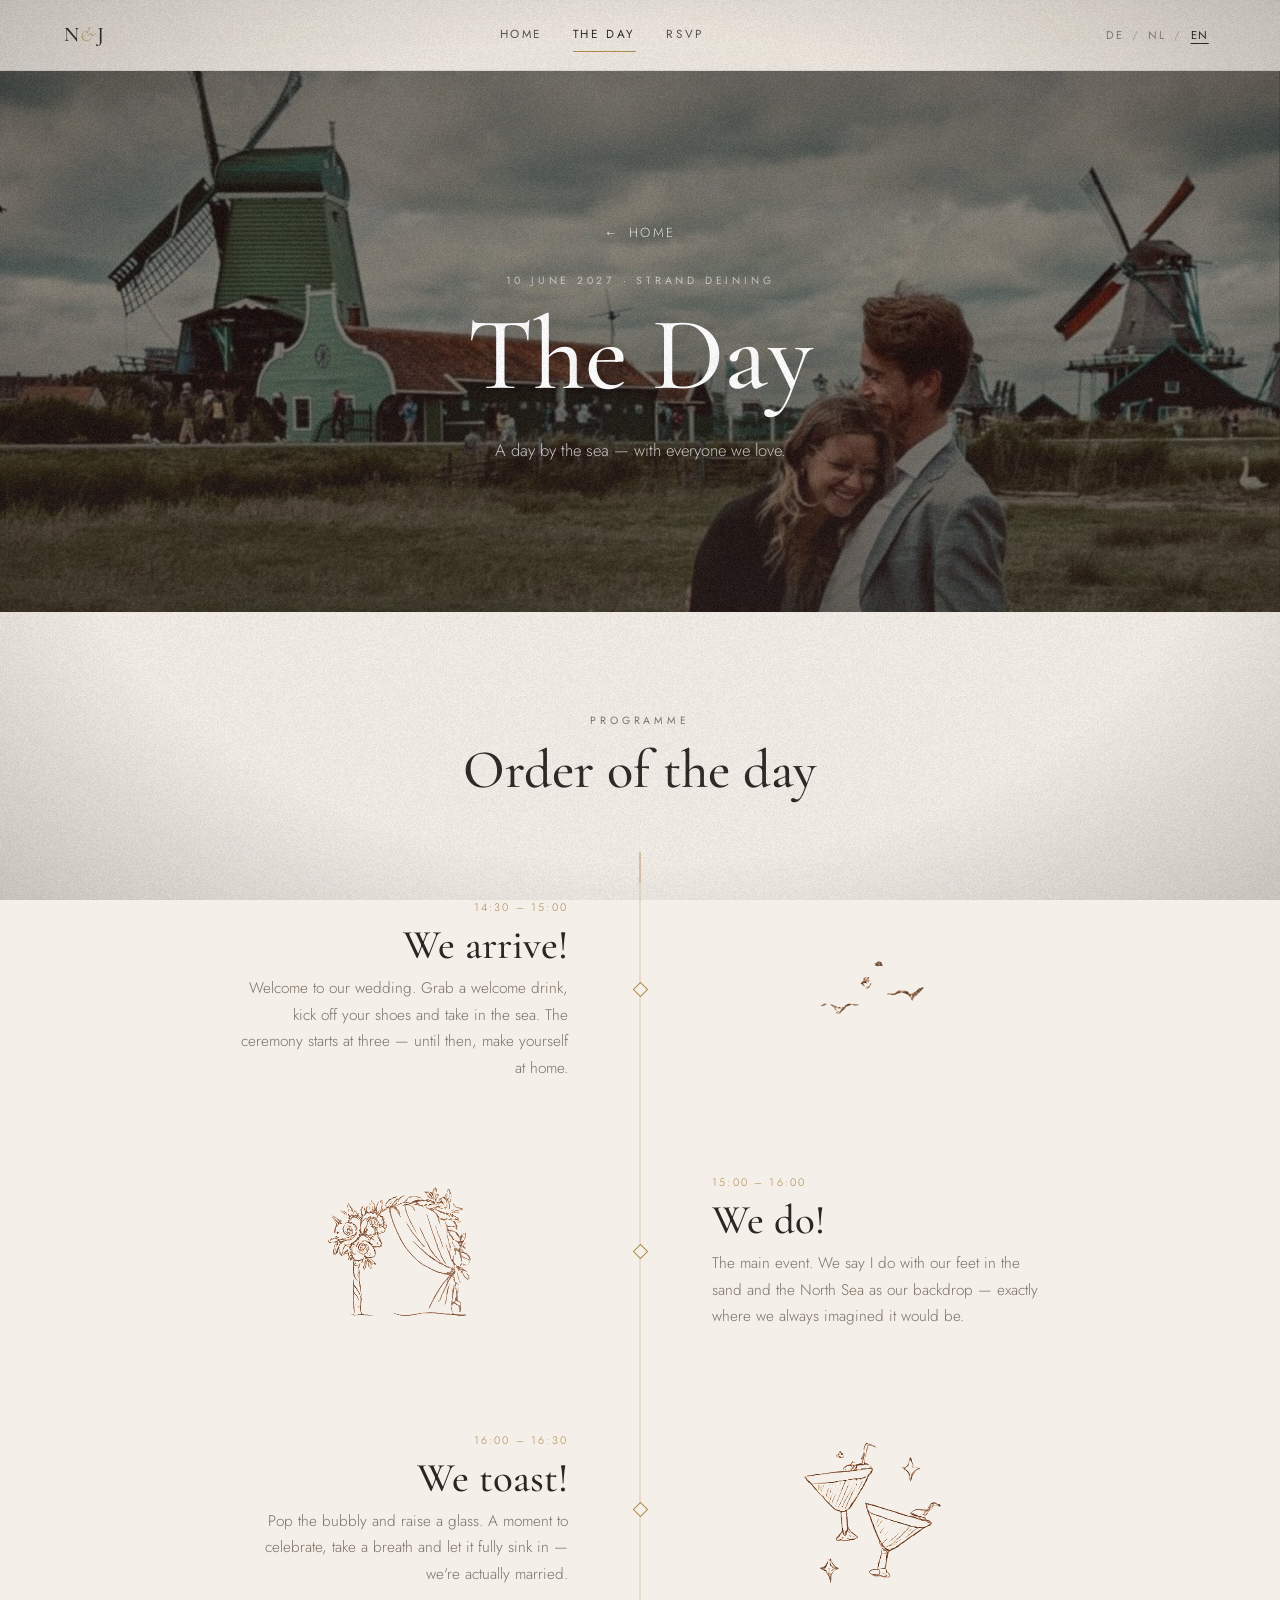
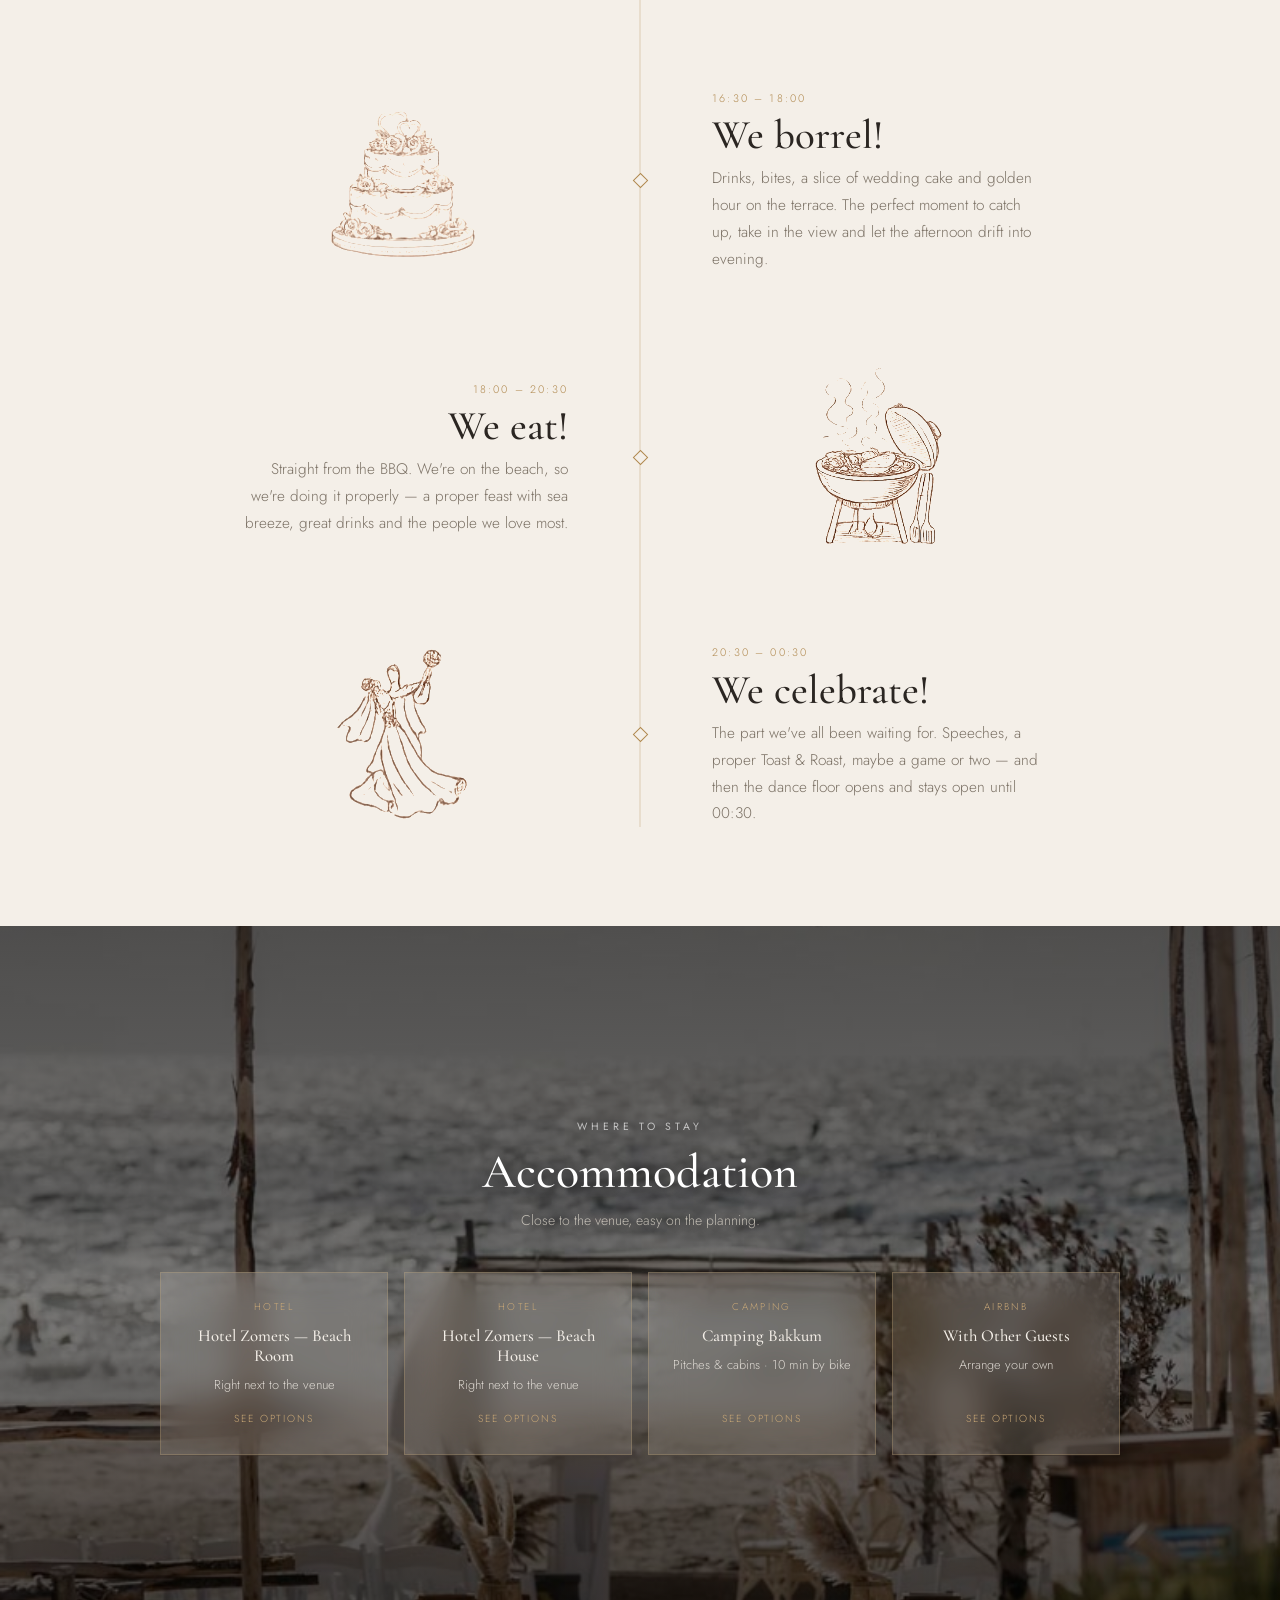
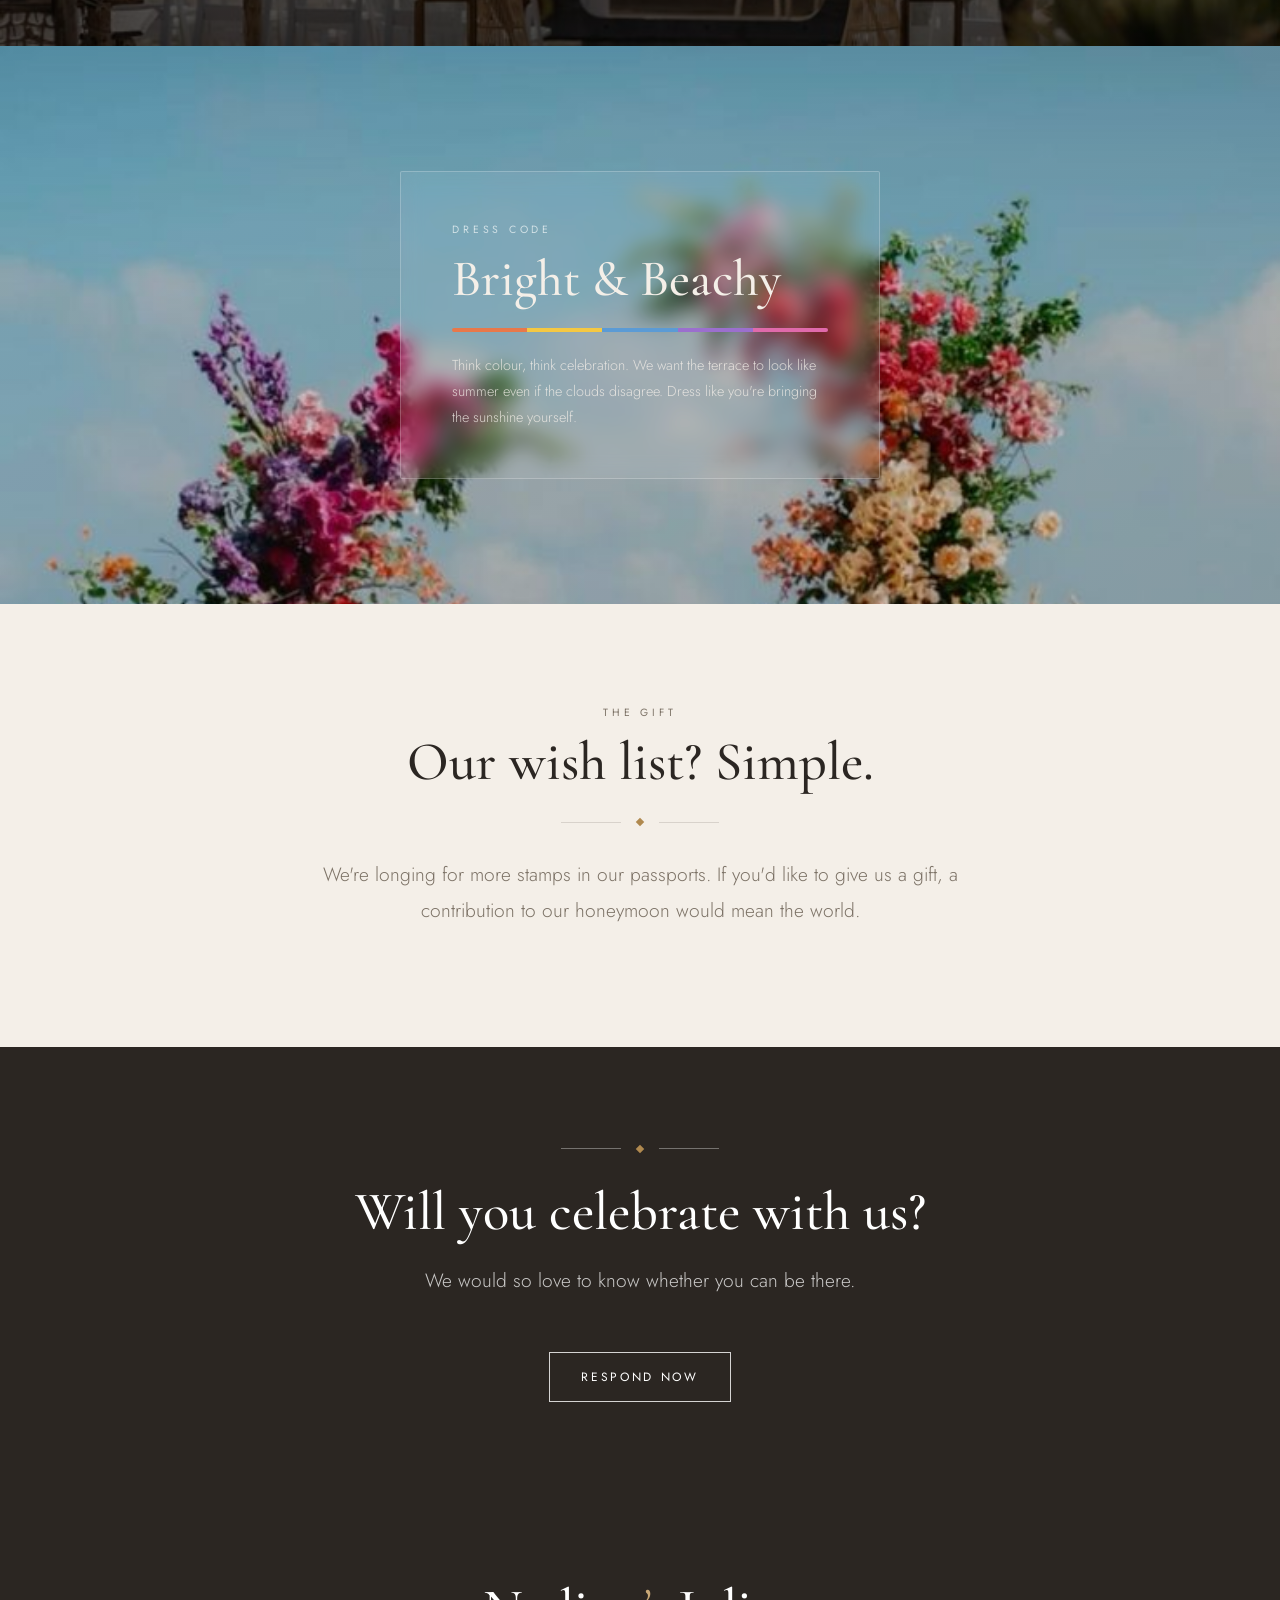
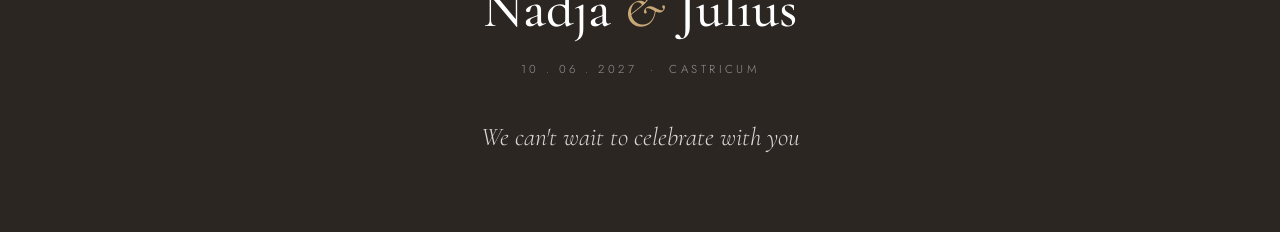
<file: day.html>
<!DOCTYPE html>
<html lang="en">
<head>
<meta charset="UTF-8">
<meta name="viewport" content="width=device-width, initial-scale=1.0">
<title>The Day — Nadja &amp; Julius</title>
<meta name="description" content="How the day unfolds — from the ceremony to the last dance at Strand Deining, 10 June 2027.">
<meta property="og:title" content="The Day — Nadja &amp; Julius">
<meta property="og:description" content="A day by the sea — from the afternoon sun into the small hours.">
<meta property="og:image" content="assets/day-hero.jpg">
<meta property="og:type" content="website">
<meta name="twitter:card" content="summary_large_image">
<link rel="preconnect" href="https://fonts.googleapis.com">
<link rel="preconnect" href="https://fonts.gstatic.com" crossorigin>
<link href="https://fonts.googleapis.com/css2?family=Cormorant+Garamond:ital,wght@0,400;0,500;0,600;1,400;1,500&family=Jost:wght@300;400;500&display=swap" rel="stylesheet">
<link rel="icon" href="favicon.svg" type="image/svg+xml">
<link rel="icon" href="favicon.ico" sizes="any">
<link rel="stylesheet" href="styles.css">
</head>
<body>
<a class="skip-nav" href="#main">Skip to main content</a>

<header class="site-head">
  <a class="monogram" href="index.html">N<span class="script-amp">&amp;</span>J</a>
  <nav class="nav" id="main-nav">
    <a href="index.html" data-i18n="nav.home">Home</a>
    <a href="day.html" class="active" data-i18n="nav.day">The Day</a>
    <a href="rsvp.html" data-i18n="nav.rsvp">RSVP</a>
  </nav>
  <div class="lang" aria-label="Language">
    <button type="button" data-lang="de">DE</button><span>/</span><button type="button" data-lang="nl">NL</button><span>/</span><button type="button" data-lang="en">EN</button>
  </div>
  <button class="hamburger" id="hamburger" aria-expanded="false" aria-controls="main-nav" aria-label="Menu">
    <span></span><span></span><span></span>
  </button>
</header>

<main id="main">

<!-- ═══════════════════ HERO ═══════════════════ -->
<section class="page-hero" data-screen-label="The Day hero">
  <div class="parallax-wrap" style="position:absolute;inset:0">
    <img class="page-hero-bg parallax-img" src="assets/day-hero.jpg" alt="The beach at Castricum aan Zee on a summer afternoon" width="1920" height="1080">
  </div>
  <div class="page-hero-scrim"></div>
  <div class="page-hero-inner wrap">
    <a class="back-btn" href="index.html" data-i18n="nav.home">Home</a>
    <p class="eyebrow on-dark" data-i18n="day.hero.eyebrow">10 June 2027 · Strand Deining</p>
    <h1 class="page-title kinetic" data-i18n="day.hero.title">The Day</h1>
    <p class="page-sub" data-i18n="day.hero.sub">A day by the sea — from the afternoon sun into the small hours.</p>
  </div>
</section>

<!-- ═══════════════════ 01 TIMELINE ═══════════════════ -->
<section class="section" id="timeline">
  <div class="wrap">
    <div class="center" style="margin-bottom:clamp(2.5rem,6vh,4.5rem)">
      <p class="eyebrow reveal" data-i18n="schedule.eyebrow"><em>01 — Programme</em></p>
      <h2 class="block-title reveal" data-i18n="schedule.title">Order of the day</h2>
    </div>

    <div class="timeline">

      <!-- 1 WE ARRIVE — text left, illus right -->
      <div class="t-item tl-left reveal">
        <div class="t-content">
          <span class="t-time" data-i18n="tl1.time">14:30 – 15:00</span>
          <h3 class="t-heading" data-i18n="tl1.heading">We arrive!</h3>
          <p class="t-desc" data-i18n="tl1.desc">Make yourself at home on the shores of Castricum aan Zee. Find a familiar face, kick off your shoes and let the afternoon begin.</p>
        </div>
        <div class="t-mid"><span class="t-dot"></span></div>
        <div class="t-illus">
          <img src="assets/illus-arrive.png" alt="" aria-hidden="true" loading="lazy">
        </div>
      </div>

      <!-- 2 WE DO — illus left, text right -->
      <div class="t-item tl-right reveal">
        <div class="t-illus">
          <img src="assets/illus-do.png" alt="" aria-hidden="true" loading="lazy">
        </div>
        <div class="t-mid"><span class="t-dot"></span></div>
        <div class="t-content">
          <span class="t-time" data-i18n="tl2.time">15:00 – 16:00</span>
          <h3 class="t-heading" data-i18n="tl2.heading">We do!</h3>
          <p class="t-desc" data-i18n="tl2.desc">The main event. We say I do with our feet in the sand and the North Sea as our backdrop — exactly where we always imagined it would be.</p>
        </div>
      </div>

      <!-- 3 WE TOAST — text left, illus right -->
      <div class="t-item tl-left reveal">
        <div class="t-content">
          <span class="t-time" data-i18n="tl3.time">16:00 – 16:30</span>
          <h3 class="t-heading" data-i18n="tl3.heading">We toast!</h3>
          <p class="t-desc" data-i18n="tl3.desc">Pop the bubbly and raise a glass. A moment to celebrate, take a breath and let it fully sink in — we're actually married.</p>
        </div>
        <div class="t-mid"><span class="t-dot"></span></div>
        <div class="t-illus">
          <img src="assets/illus-toast.png" alt="" aria-hidden="true" loading="lazy">
        </div>
      </div>

      <!-- 4 WE BORREL — illus left, text right -->
      <div class="t-item tl-right reveal">
        <div class="t-illus">
          <img src="assets/illus-borrel.png" alt="" aria-hidden="true" loading="lazy">
        </div>
        <div class="t-mid"><span class="t-dot"></span></div>
        <div class="t-content">
          <span class="t-time" data-i18n="tl4.time">16:30 – 18:00</span>
          <h3 class="t-heading" data-i18n="tl4.heading">We borrel!</h3>
          <p class="t-desc" data-i18n="tl4.desc">Dutch borrel style — cake, drinks and good vibes on the terrace. Mingle in the golden hour as the afternoon turns warm and the sea sparkles.</p>
        </div>
      </div>

      <!-- 5 WE EAT — text left, illus right -->
      <div class="t-item tl-left reveal">
        <div class="t-content">
          <span class="t-time" data-i18n="tl5.time">18:00 – 20:30</span>
          <h3 class="t-heading" data-i18n="tl5.heading">We eat!</h3>
          <p class="t-desc" data-i18n="tl5.desc">Straight from the BBQ. We're on the beach, so we're doing it properly — a proper feast with sea breeze, great wine and the people we love most.</p>
        </div>
        <div class="t-mid"><span class="t-dot"></span></div>
        <div class="t-illus">
          <img src="assets/illus-eat.png" alt="" aria-hidden="true" loading="lazy">
        </div>
      </div>

      <!-- 6 WE CELEBRATE — illus left, text right -->
      <div class="t-item tl-right reveal">
        <div class="t-illus">
          <img src="assets/illus-celebrate.png" alt="" aria-hidden="true" loading="lazy">
        </div>
        <div class="t-mid"><span class="t-dot"></span></div>
        <div class="t-content">
          <span class="t-time" data-i18n="tl6.time">20:30 – late</span>
          <h3 class="t-heading" data-i18n="tl6.heading">We celebrate!</h3>
          <p class="t-desc" data-i18n="tl6.desc">Speeches, surprises and then the dance floor opens. We'll keep going until the staff gently suggest it might be time to head home.</p>
        </div>
      </div>

    </div>
  </div>
</section>

<!-- ═══════════════════ ACCOMMODATION ═══════════════════ -->
<section class="accom-section" id="accommodation">
  <img class="accom-bg" src="assets/location.jpg" alt="" width="1920" height="1080" loading="lazy">
  <div class="accom-scrim"></div>
  <div class="accom-inner reveal">
    <p class="eyebrow on-dark" data-i18n="accom.eyebrow"><em>02 — Where to stay</em></p>
    <h2 class="accom-title" data-i18n="accom.title">Accommodation</h2>
    <p class="accom-sub" data-i18n="accom.sub">A few options nearby to make a proper weekend of it.</p>
    <div class="accom-glass-grid">
      <a class="accom-glass-card" href="https://zoomersaanzee.nl/hotelkamers-aan-zee/strandkamers/" target="_blank" rel="noopener">
        <p class="accom-type" data-i18n="accom.type.hotel">Hotel</p>
        <p class="accom-card-name" data-i18n="accom.card1.name">Hotel Zomers — Beach Room</p>
        <p class="accom-card-note" data-i18n="accom.card1.note">Right next to the venue</p>
        <span class="accom-book" data-i18n="accom.book">See options</span>
      </a>
      <a class="accom-glass-card" href="https://zoomersaanzee.nl/strandhuisjes/" target="_blank" rel="noopener">
        <p class="accom-type" data-i18n="accom.type.hotel">Hotel</p>
        <p class="accom-card-name" data-i18n="accom.card2.name">Hotel Zomers — Beach House</p>
        <p class="accom-card-note" data-i18n="accom.card2.note">Right next to the venue</p>
        <span class="accom-book" data-i18n="accom.book">See options</span>
      </a>
      <a class="accom-glass-card" href="https://www.campingbakkum.nl/" target="_blank" rel="noopener">
        <p class="accom-type" data-i18n="accom.type.camping">Camping</p>
        <p class="accom-card-name" data-i18n="accom.card3.name">Camping Bakkum</p>
        <p class="accom-card-note" data-i18n="accom.card3.note">Pitches &amp; cabins · 10 min by bike</p>
        <span class="accom-book" data-i18n="accom.book">See options</span>
      </a>
      <a class="accom-glass-card" href="https://www.airbnb.com/s/Castricum--Netherlands/homes" target="_blank" rel="noopener">
        <p class="accom-type" data-i18n="accom.type.airbnb">Airbnb</p>
        <p class="accom-card-name" data-i18n="accom.card4.name">With Other Guests</p>
        <p class="accom-card-note" data-i18n="accom.card4.note">Arrange your own</p>
        <span class="accom-book" data-i18n="accom.book">See options</span>
      </a>
    </div>
  </div>
</section>

<!-- ═══════════════════ 03 DRESS CODE ═══════════════════ -->
<section class="dresscode-section" id="dresscode">
  <img class="dresscode-bg" src="assets/dresscode2.jpeg" alt="" aria-hidden="true" loading="lazy" width="1152" height="2048">
  <div class="dresscode-scrim"></div>
  <div class="dresscode-inner reveal">
    <div class="dresscode-card">
      <p class="eyebrow on-dark" data-i18n="dress.eyebrow"><em>03 — Dress code</em></p>
      <h2 class="dresscode-title" data-i18n="dress.title">Bright &amp; Beachy</h2>
      <div class="dresscode-palette">
        <span style="background:#e8784a"></span>
        <span style="background:#f5c842"></span>
        <span style="background:#5b9bd5"></span>
        <span style="background:#9b6fce"></span>
        <span style="background:#e06aab"></span>
      </div>
      <p class="dresscode-body" data-i18n="dress.body">Think colour, think celebration. We want the terrace to look like summer even if the clouds disagree. Dress like you're bringing the sunshine yourself.</p>
    </div>
  </div>
</section>

<!-- ═══════════════════ HONEYMOON FUND ═══════════════════ -->
<section class="section" id="honeymoon">
  <div class="wrap center">
    <p class="eyebrow reveal" data-i18n="honey.eyebrow"><em>04 — The gift</em></p>
    <h2 class="block-title reveal" data-i18n="honey.title">Verlanglijst? Één ding.</h2>
    <div class="ornament reveal" style="margin-block:1.8rem 2rem"><i></i></div>
    <p class="measure lede reveal" data-i18n="honey.body">Verlanglijst? Één ding: meer stempels in ons paspoort. Als je ons een cadeau wil geven, dan het liefst een bijdrage aan onze huwelijksreis.</p>
  </div>
</section>

<!-- ═══════════════════ RSVP BAND ═══════════════════ -->
<section class="section ink">
  <div class="wrap center">
    <div class="ornament on-dark reveal" style="margin-bottom:2rem"><i></i></div>
    <h2 class="block-title reveal" style="color:#fff" data-i18n="rsvpband.title">Will you celebrate with us?</h2>
    <p class="lede reveal" style="margin-top:1.4rem;color:rgba(255,255,255,.75)" data-i18n="rsvpband.body">We'd love to know if you can make it.</p>
    <a class="btn on-dark reveal" href="rsvp.html" style="margin-top:2.2rem" data-i18n="rsvpband.cta">Respond now</a>
  </div>
</section>

</main>

<footer class="site-foot">
  <div class="fmono">Nadja <span class="script-amp">&amp;</span> Julius</div>
  <div class="fmeta">10 . 06 . 2027 &nbsp;·&nbsp; Castricum</div>
  <div class="ftag" data-i18n="footer.tag">We can't wait to celebrate with you</div>
</footer>

<script src="image-slot.js"></script>
<script src="i18n.js?v=17"></script>
<script src="script.js"></script>
</body>
</html>
</file>
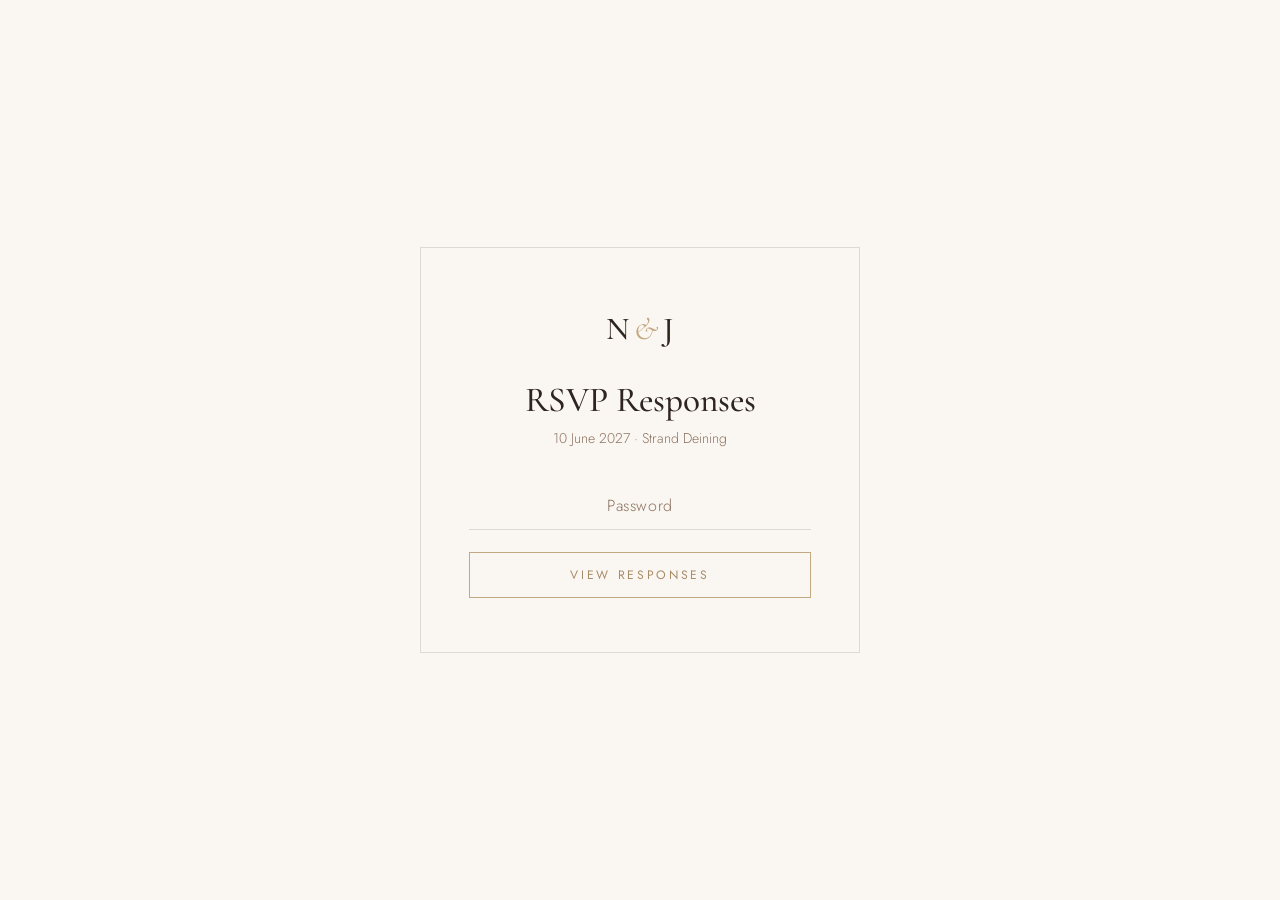
<file: responses.html>
<!DOCTYPE html>
<html lang="en">
<head>
<meta charset="UTF-8">
<meta name="viewport" content="width=device-width, initial-scale=1.0">
<title>RSVP Responses — Nadja & Julius</title>
<link rel="preconnect" href="https://fonts.googleapis.com">
<link rel="preconnect" href="https://fonts.gstatic.com" crossorigin>
<link href="https://fonts.googleapis.com/css2?family=Cormorant+Garamond:ital,wght@0,400;0,500;1,400&family=Jost:wght@300;400;500&display=swap" rel="stylesheet">
<style>
/* ── Shared tokens ── */
:root{
  --ink:#2E2420; --ink-soft:#8C7260; --muted:#8C7260;
  --paper:#FAF7F2; --cream:#E8DFD0; --cream-deep:#DDD0BC;
  --blue:#C4A882; --blue-deep:#A88B68;
  --line:rgba(46,36,32,.14); --line-soft:rgba(46,36,32,.08);
  --font-display:"Cormorant Garamond",Georgia,serif;
  --font-sans:"Jost","Helvetica Neue",Arial,sans-serif;
  --pad:clamp(1.25rem,5vw,4rem);
  --dur:.4s; --ease:cubic-bezier(.22,.61,.36,1);
}
*{box-sizing:border-box;}
body{margin:0;background:var(--paper);color:var(--ink);font-family:var(--font-sans);font-weight:300;font-size:1rem;line-height:1.7;-webkit-font-smoothing:antialiased;}
h1,h2,h3{font-family:var(--font-display);font-weight:500;margin:0;line-height:1.05;}
a{color:inherit;}

/* ── Password gate ── */
.gate{
  min-height:100svh;display:flex;align-items:center;justify-content:center;
  padding:2rem var(--pad);background:var(--paper);
}
.gate-card{
  width:min(440px,100%);text-align:center;
  border:1px solid var(--line);padding:clamp(2.5rem,6vh,4rem) clamp(2rem,5vw,3rem);
}
.gate-mono{
  font-family:var(--font-display);font-weight:500;font-size:2rem;letter-spacing:.04em;
  margin-bottom:1.6rem;color:var(--ink);
}
.gate-mono .amp{font-style:italic;font-weight:400;padding:0 .12em;color:var(--blue);}
.gate-title{font-size:clamp(1.6rem,3.5vw,2.2rem);margin-bottom:.5rem;}
.gate-sub{font-size:.88rem;color:var(--ink-soft);margin:0 0 2rem;}
.gate-field{position:relative;margin-bottom:1.4rem;}
.gate-field input{
  width:100%;font-family:var(--font-sans);font-weight:300;font-size:1rem;color:var(--ink);
  background:transparent;border:none;border-bottom:1px solid var(--line);
  padding:.7rem 0;text-align:center;letter-spacing:.1em;
  transition:border-color .25s;outline:none;
}
.gate-field input:focus{border-color:var(--blue);}
.gate-field input::placeholder{color:var(--muted);letter-spacing:.04em;}
.gate-btn{
  display:inline-block;width:100%;font-family:var(--font-sans);font-weight:400;
  font-size:.76rem;letter-spacing:.22em;text-transform:uppercase;
  padding:1.05em 2em;border:1px solid var(--blue);color:var(--blue-deep);
  background:transparent;cursor:pointer;
  transition:background var(--dur) var(--ease),color var(--dur) var(--ease);
}
.gate-btn:hover{background:var(--blue);color:#fff;}
.gate-error{
  margin-top:1rem;font-size:.85rem;color:#9B4040;
  display:none;
}

/* ── Responses page ── */
.r-page{display:none;}

.r-head{
  position:sticky;top:0;z-index:10;
  display:flex;align-items:center;justify-content:space-between;gap:1rem;
  padding:.9rem var(--pad);
  background:rgba(250,247,242,.94);backdrop-filter:blur(8px);
  border-bottom:1px solid var(--line-soft);
}
.r-head-mono{font-family:var(--font-display);font-weight:500;font-size:1.2rem;letter-spacing:.04em;}
.r-head-mono .amp{font-style:italic;font-weight:400;padding:0 .1em;color:var(--blue);}
.r-head-title{font-size:.72rem;letter-spacing:.22em;text-transform:uppercase;color:var(--muted);}
.r-head-actions{display:flex;gap:.8rem;align-items:center;}
.r-btn-sm{
  font-family:var(--font-sans);font-size:.68rem;letter-spacing:.18em;text-transform:uppercase;
  padding:.6em 1.3em;border:1px solid var(--line);color:var(--ink-soft);
  background:transparent;cursor:pointer;transition:border-color .2s,color .2s;
}
.r-btn-sm:hover{border-color:var(--blue);color:var(--blue-deep);}

.r-main{max-width:1080px;margin:0 auto;padding:clamp(2.5rem,6vh,4rem) var(--pad);}

/* Summary cards */
.r-summary{
  display:grid;grid-template-columns:repeat(4,1fr);gap:1rem;
  margin-bottom:clamp(2.5rem,5vh,3.5rem);
}
.r-sum-card{
  border:1px solid var(--line);padding:1.6rem 1.2rem;text-align:center;
}
.r-sum-num{
  font-family:var(--font-display);font-weight:500;
  font-size:clamp(2.4rem,5vw,3.6rem);line-height:1;color:var(--blue-deep);
}
.r-sum-label{margin-top:.5rem;font-size:.68rem;letter-spacing:.22em;text-transform:uppercase;color:var(--muted);}
.r-sum-card.yes .r-sum-num{color:#4a7c59;}
.r-sum-card.no  .r-sum-num{color:#9B4040;}

/* State messages */
.r-state{text-align:center;padding:4rem 1rem;color:var(--ink-soft);}
.r-state-icon{font-size:2rem;margin-bottom:1rem;}

/* Table */
.r-table-wrap{overflow-x:auto;}
table.r-table{
  width:100%;border-collapse:collapse;
  font-size:.92rem;
}
.r-table th{
  font-family:var(--font-sans);font-size:.66rem;letter-spacing:.22em;
  text-transform:uppercase;color:var(--muted);
  padding:.7rem 1rem;border-bottom:1px solid var(--line);
  text-align:left;font-weight:400;white-space:nowrap;
}
.r-table td{
  padding:.85rem 1rem;border-bottom:1px solid var(--line-soft);
  vertical-align:top;line-height:1.5;
}
.r-table tr:last-child td{border-bottom:none;}
.r-table tr:hover td{background:rgba(196,168,130,.06);}
.r-att-yes{color:#4a7c59;font-weight:400;}
.r-att-no {color:#9B4040;}
.r-att-badge{
  display:inline-block;font-size:.65rem;letter-spacing:.14em;text-transform:uppercase;
  padding:.2em .7em;border-radius:2px;
}
.r-att-badge.yes{background:rgba(74,124,89,.12);color:#3a6b48;}
.r-att-badge.no {background:rgba(155,64,64,.1);color:#8B3030;}
.r-empty{color:var(--muted);font-style:italic;}
.r-date{font-size:.8rem;color:var(--muted);}
.r-name{font-family:var(--font-display);font-size:1.05rem;font-weight:500;}

.r-sum-card.seats .r-sum-num{color:var(--blue-deep);}
.r-sum-card.pending .r-sum-num{color:#8a6d1a;}
.r-seats-invited{font-size:.72rem;color:var(--muted);margin-top:1px;display:block;}
.r-guests-count{font-family:var(--font-display);font-size:1rem;font-weight:500;}
.r-guests-of{font-size:.75rem;color:var(--muted);}
.r-att-badge.pending{background:rgba(138,109,26,.1);color:#7a5e10;}
.r-pending-row td{background:rgba(138,109,26,.03);}
.r-name-soft{color:var(--ink-soft);}

/* Overview + tabs */
.r-eyebrow{font-size:.68rem;letter-spacing:.24em;text-transform:uppercase;color:var(--muted);margin:0 0 .9rem;}
.r-sum-sub{margin-top:.35rem;font-size:.78rem;color:var(--muted);}
.r-sum-card.total{background:rgba(196,168,130,.1);border-color:var(--blue);}
.r-sum-card.total .r-sum-num{color:var(--ink);}
.r-sum-card.day .r-sum-num,.r-sum-card.eve .r-sum-num{color:var(--blue-deep);}
.r-tabs{display:flex;gap:2rem;border-bottom:1px solid var(--line);margin-bottom:1.2rem;}
.r-tab{
  font-family:var(--font-sans);font-size:.72rem;letter-spacing:.2em;text-transform:uppercase;
  background:none;border:0;border-bottom:2px solid transparent;margin-bottom:-1px;
  padding:.9rem 0;color:var(--muted);cursor:pointer;transition:color .2s,border-color .2s;
}
.r-tab:hover{color:var(--ink);}
.r-tab[aria-selected="true"]{color:var(--ink);border-bottom-color:var(--blue);}
.r-tab span{color:var(--blue-deep);margin-left:.3em;}
.r-stats{font-size:.88rem;color:var(--ink-soft);margin:0 0 1.4rem;}
.r-stats b{font-weight:500;color:var(--ink);}
.r-warn{font-size:.85rem;color:#7a5e10;background:rgba(138,109,26,.08);padding:.8rem 1rem;margin:0 0 1.4rem;}

@media(max-width:700px){
  .r-summary{grid-template-columns:1fr 1fr;}
  .r-table th:nth-child(n+5),
  .r-table td:nth-child(n+5){display:none;}
}
</style>
</head>
<body>

<!-- ── PASSWORD GATE ── -->
<div class="gate" id="gate">
  <div class="gate-card">
    <div class="gate-mono">N<span class="amp">&amp;</span>J</div>
    <h1 class="gate-title">RSVP Responses</h1>
    <p class="gate-sub">10 June 2027 · Strand Deining</p>
    <div class="gate-field">
      <input type="password" id="pw" placeholder="Password" onkeydown="if(event.key==='Enter')unlock()">
    </div>
    <button class="gate-btn" onclick="unlock()">View responses</button>
    <p class="gate-error" id="gate-error">Incorrect password. Try again.</p>
  </div>
</div>

<!-- ── RESPONSES VIEW ── -->
<div class="r-page" id="r-page">

  <header class="r-head">
    <div>
      <div class="r-head-mono">N<span class="amp">&amp;</span>J</div>
    </div>
    <div class="r-head-title">RSVP Responses</div>
    <div class="r-head-actions">
      <button class="r-btn-sm" onclick="downloadCSV()">Download CSV</button>
      <button class="r-btn-sm" onclick="location.reload()">Refresh</button>
    </div>
  </header>

  <main class="r-main">

    <!-- Overview: both lists together -->
    <p class="r-eyebrow">Overview</p>
    <div class="r-summary" id="r-summary">
      <div class="r-sum-card total"><div class="r-sum-num" id="sum-total">—</div><div class="r-sum-label">Total confirmed</div><div class="r-sum-sub" id="sum-total-sub"></div></div>
      <div class="r-sum-card day"><div class="r-sum-num" id="sum-day">—</div><div class="r-sum-label">Day guests confirmed</div><div class="r-sum-sub" id="sum-day-sub"></div></div>
      <div class="r-sum-card eve"><div class="r-sum-num" id="sum-eve">—</div><div class="r-sum-label">Evening guests confirmed</div><div class="r-sum-sub" id="sum-eve-sub"></div></div>
      <div class="r-sum-card pending"><div class="r-sum-num" id="sum-pending">—</div><div class="r-sum-label">No reply yet</div><div class="r-sum-sub" id="sum-pending-sub"></div></div>
    </div>

    <!-- Tabs: day / evening -->
    <div class="r-tabs" role="tablist">
      <button class="r-tab" role="tab" id="tab-dag" aria-selected="true" onclick="setTab('dag')">Day guests <span id="tab-dag-n"></span></button>
      <button class="r-tab" role="tab" id="tab-avond" aria-selected="false" onclick="setTab('avond')">Evening guests <span id="tab-avond-n"></span></button>
    </div>
    <p class="r-stats" id="r-stats"></p>

    <!-- Loading / error / table -->
    <div id="r-state" class="r-state">
      <div class="r-state-icon">⏳</div>
      <p>Loading responses…</p>
    </div>

    <div id="r-table-wrap" class="r-table-wrap" style="display:none"></div>

  </main>
</div>

<script>
/* ─────────────────────────────────────────────
   CONFIG
   ───────────────────────────────────────────── */
const VIEWER_PASSWORD   = "NadjaJulius2027"; // ← change to whatever you like
const AIRTABLE_TOKEN    = "pat0emo2ZHxner9Cd.76a220e90bfb1916669a40dcb10e27311fc8ec170758dd83f1338aacee3ad058";
const AIRTABLE_ENDPOINT = "https://api.airtable.com/v0/appr0YjU7iNuaL2jD/tblQY2KGWlxkp2udj";
const INVITEES_ENDPOINT = "https://api.airtable.com/v0/appr0YjU7iNuaL2jD/Invitees";
const AVOND_RSVP_ENDPOINT     = "https://api.airtable.com/v0/appr0YjU7iNuaL2jD/" + encodeURIComponent("Responses avond");
const AVOND_INVITEES_ENDPOINT = "https://api.airtable.com/v0/appr0YjU7iNuaL2jD/" + encodeURIComponent("Avondgasten");

/* ───────────────────────────────────────────── */

var DATA = { dag:{subs:[],invs:[],error:null}, avond:{subs:[],invs:[],error:null} };
var TAB  = sessionStorage.getItem("rsvp_tab") === "avond" ? "avond" : "dag";
if(new URLSearchParams(location.search).get("list") === "avond") TAB = "avond";

function showResponses(){
  document.getElementById("gate").style.display   = "none";
  document.getElementById("r-page").style.display = "block";
  loadResponses();
}

function unlock(){
  var val = document.getElementById("pw").value;
  if(val === VIEWER_PASSWORD){
    sessionStorage.setItem("rsvp_auth","1");
    showResponses();
  } else {
    document.getElementById("gate-error").style.display = "block";
    document.getElementById("pw").value = "";
    document.getElementById("pw").focus();
  }
}

if(sessionStorage.getItem("rsvp_auth") === "1"){ showResponses(); }

/* Fetch all pages from an Airtable endpoint */
async function fetchAll(endpoint, extraParams){
  var records = [];
  var offset  = null;
  do {
    var url = endpoint + "?" + (extraParams||"");
    if(offset) url += "&offset=" + encodeURIComponent(offset);
    var res  = await fetch(url, { headers:{"Authorization":"Bearer " + AIRTABLE_TOKEN} });
    if(!res.ok) throw new Error("API error " + res.status);
    var data = await res.json();
    records  = records.concat(data.records || []);
    offset   = data.offset || null;
  } while(offset);
  return records;
}

function mapSubs(records){
  var subs = records.map(function(r){
    var f = r.fields || {};
    return {
      id:     r.id          || "",
      date:   r.createdTime || "",
      code:   (f.code || "").toLowerCase(),
      names:  f.names  || "",
      attend: f.attend || "",
      guests: f.guests || 0,
      diet:   f.diet   || "",
      part:   f.part   || "",
      phone:  f.phone  || "",
      notes:  f.notes  || ""
    };
  });
  /* A changed response is saved as a new record: keep only the latest per code */
  var latest = {}, noCode = [];
  subs.forEach(function(s){
    if(!s.code){ noCode.push(s); return; }
    if(!latest[s.code] || s.date >= latest[s.code].date) latest[s.code] = s;
  });
  return Object.keys(latest).map(function(k){ return latest[k]; }).concat(noCode)
    .sort(function(a,b){ return a.date < b.date ? -1 : 1; });
}
function mapInvs(records){
  return records.map(function(r){
    var f = r.fields || {};
    return { id:r.id||"", code:(f.code||"").toLowerCase(), name:f.name||"", seats:parseInt(f.seats)||1 };
  });
}

async function loadList(key, rsvpEp, invEp){
  try{
    var res = await Promise.all([
      fetchAll(rsvpEp, "sort[0][field]=Created&sort[0][direction]=asc"),
      fetchAll(invEp,  "sort[0][field]=name&sort[0][direction]=asc")
    ]);
    DATA[key] = { subs: mapSubs(res[0]), invs: mapInvs(res[1]), error: null };
  }catch(err){
    DATA[key] = { subs: [], invs: [], error: err.message };
  }
}

async function loadResponses(){
  await Promise.all([
    loadList("dag",   AIRTABLE_ENDPOINT,   INVITEES_ENDPOINT),
    loadList("avond", AVOND_RSVP_ENDPOINT, AVOND_INVITEES_ENDPOINT)
  ]);
  if(DATA.dag.error && DATA.avond.error){
    document.getElementById("r-state").innerHTML =
      '<div class="r-state-icon">⚠️</div><p>Could not load responses.</p>' +
      '<p style="font-size:.85rem;color:var(--muted)">Error: ' + esc(DATA.dag.error) + '</p>';
    return;
  }
  renderSummary();
  setTab(TAB);
}

function stats(key){
  var d = DATA[key];
  var yes  = d.subs.filter(function(s){ return s.attend === "yes"; });
  var no   = d.subs.filter(function(s){ return s.attend === "no"; });
  var responded = new Set(d.subs.map(function(s){ return s.code; }).filter(Boolean));
  var pend = d.invs.filter(function(inv){ return inv.code && !responded.has(inv.code); });
  return {
    households: yes.length,
    seats:      yes.reduce(function(sum,s){ return sum + (s.guests || 1); }, 0),
    no:         no.length,
    pending:    pend.length,
    pendingSeats: pend.reduce(function(sum,i){ return sum + i.seats; }, 0),
    invited:    d.invs.length
  };
}
function hh(n){ return n + (n === 1 ? " household" : " households"); }
function ppl(n){ return n === 1 ? "person" : "people"; }

function renderSummary(){
  var a = stats("dag"), b = stats("avond");
  document.getElementById("sum-total").textContent   = a.seats + b.seats;
  document.getElementById("sum-total-sub").textContent = ppl(a.seats + b.seats) + " · " + hh(a.households + b.households);
  document.getElementById("sum-day").textContent     = a.seats;
  document.getElementById("sum-day-sub").textContent = ppl(a.seats) + " · " + hh(a.households);
  document.getElementById("sum-eve").textContent     = DATA.avond.error ? "—" : b.seats;
  document.getElementById("sum-eve-sub").textContent = DATA.avond.error ? "tables not found" : ppl(b.seats) + " · " + hh(b.households);
  document.getElementById("sum-pending").textContent = a.pending + b.pending;
  document.getElementById("sum-pending-sub").textContent = a.pending + " day · " + b.pending + " evening";
  document.getElementById("tab-dag-n").textContent   = "(" + a.invited + ")";
  document.getElementById("tab-avond-n").textContent = DATA.avond.error ? "" : "(" + b.invited + ")";
}

function setTab(key){
  TAB = key;
  sessionStorage.setItem("rsvp_tab", key);
  ["dag","avond"].forEach(function(k){
    document.getElementById("tab-" + k).setAttribute("aria-selected", String(k === key));
  });
  var st = stats(key);
  document.getElementById("r-stats").innerHTML =
    "<b>" + st.households + "</b> attending (<b>" + st.seats + "</b> " + ppl(st.seats) + ") · <b>" + st.no + "</b> not attending · <b>" + st.pending + "</b> no reply yet";
  renderTable();
}

function renderTable(){
  var d = DATA[TAB];
  var isDay = TAB === "dag";
  document.getElementById("r-state").style.display = "none";
  var wrap = document.getElementById("r-table-wrap");
  wrap.style.display = "block";

  if(d.error){
    wrap.innerHTML = '<p class="r-warn">Could not load the ' + (isDay ? "day" : "evening") + ' guest tables (' + esc(d.error) + ').' +
      (isDay ? '' : ' Check that the tables “Avondgasten” and “Responses avond” exist in Airtable with exactly these names.') + '</p>';
    return;
  }

  var invLookup = {};
  d.invs.forEach(function(inv){ if(inv.code) invLookup[inv.code] = inv; });
  var responded = new Set(d.subs.map(function(s){ return s.code; }).filter(Boolean));
  var dash = "<span class='r-empty'>—</span>";

  var responseRows = d.subs.map(function(s){
    var inv       = s.code ? invLookup[s.code] : null;
    var household = inv ? inv.name : (s.names || "—");
    var invSeats  = inv ? inv.seats : "—";
    var badge = s.attend === "yes" ? '<span class="r-att-badge yes">✓ Attending</span>'
              : s.attend === "no"  ? '<span class="r-att-badge no">✗ Not attending</span>' : dash;
    var guestsCell = s.attend === "yes"
      ? "<span class='r-guests-count'>" + (s.guests || 1) + "</span> <span class='r-guests-of'>of " + invSeats + "</span>" : dash;
    var date = s.date ? new Date(s.date).toLocaleDateString("en-GB",{day:"numeric",month:"short",year:"numeric"}) : "—";
    return "<tr>" +
      "<td><span class='r-name'>" + esc(household) + "</span><span class='r-seats-invited'>" + invSeats + " invited</span></td>" +
      "<td>" + badge + "</td><td>" + guestsCell + "</td>" +
      (isDay ? "<td>" + (s.diet ? esc(s.diet) : dash) + "</td><td>" + (s.part ? esc(s.part) : dash) + "</td><td>" + (s.phone ? esc(s.phone) : dash) + "</td>" : "") +
      "<td>" + (s.notes ? esc(s.notes) : dash) + "</td>" +
      "<td><span class='r-date'>" + date + "</span></td></tr>";
  }).join("");

  var pendingRows = d.invs.filter(function(inv){ return inv.code && !responded.has(inv.code); }).map(function(inv){
    return "<tr class='r-pending-row'>" +
      "<td><span class='r-name r-name-soft'>" + esc(inv.name) + "</span><span class='r-seats-invited'>" + inv.seats + " invited</span></td>" +
      "<td><span class='r-att-badge pending'>No reply yet</span></td>" +
      new Array(isDay ? 7 : 4).join("<td class='r-empty'>—</td>") + "</tr>";
  }).join("");

  if(!responseRows && !pendingRows){
    wrap.innerHTML = '<p class="r-state" style="padding:3rem 0">No ' + (isDay ? "day" : "evening") + ' guests or responses yet.</p>';
    return;
  }
  wrap.innerHTML =
    "<table class='r-table'><thead><tr><th>Household</th><th>Attending</th><th>Guests</th>" +
    (isDay ? "<th>Dietary</th><th>Contribution</th><th>Phone</th>" : "") +
    "<th>Notes</th><th>Date</th></tr></thead><tbody>" + responseRows + pendingRows + "</tbody></table>";
}

function esc(str){
  return String(str||"").replace(/&/g,"&amp;").replace(/</g,"&lt;").replace(/>/g,"&gt;").replace(/"/g,"&quot;");
}

/* CSV of the tab you're looking at */
function downloadCSV(){
  var d = DATA[TAB], isDay = TAB === "dag";
  var invLookup = {};
  d.invs.forEach(function(inv){ if(inv.code) invLookup[inv.code] = inv; });
  var rows = d.subs.map(function(s){
    var inv  = s.code ? invLookup[s.code] : null;
    var date = s.date ? new Date(s.date).toLocaleDateString("en-GB") : "";
    var base = [inv ? inv.name : s.names, inv ? inv.seats : "", s.attend, s.guests||""];
    return base.concat(isDay ? [s.diet, s.part, s.phone] : []).concat([s.notes, date]);
  });
  var responded = new Set(d.subs.map(function(s){ return s.code; }).filter(Boolean));
  d.invs.filter(function(inv){ return inv.code && !responded.has(inv.code); }).forEach(function(inv){
    rows.push([inv.name, inv.seats, "no reply", ""].concat(isDay ? ["","",""] : []).concat(["",""]));
  });
  if(!rows.length){ alert("Nothing to download yet."); return; }
  var header = ["Household","Seats invited","Attending","Guests coming"].concat(isDay ? ["Dietary","Contribution","Phone"] : []).concat(["Notes","Date"]);
  var csv = [header].concat(rows).map(function(r){
    return r.map(function(v){ return '"' + String(v||"").replace(/"/g,'""') + '"'; }).join(",");
  }).join("\n");
  var a = document.createElement("a");
  a.href = "data:text/csv;charset=utf-8," + encodeURIComponent(csv);
  a.download = isDay ? "rsvp-responses-day.csv" : "rsvp-responses-evening.csv";
  a.click();
}
</script>

</body>
</html>
</file>
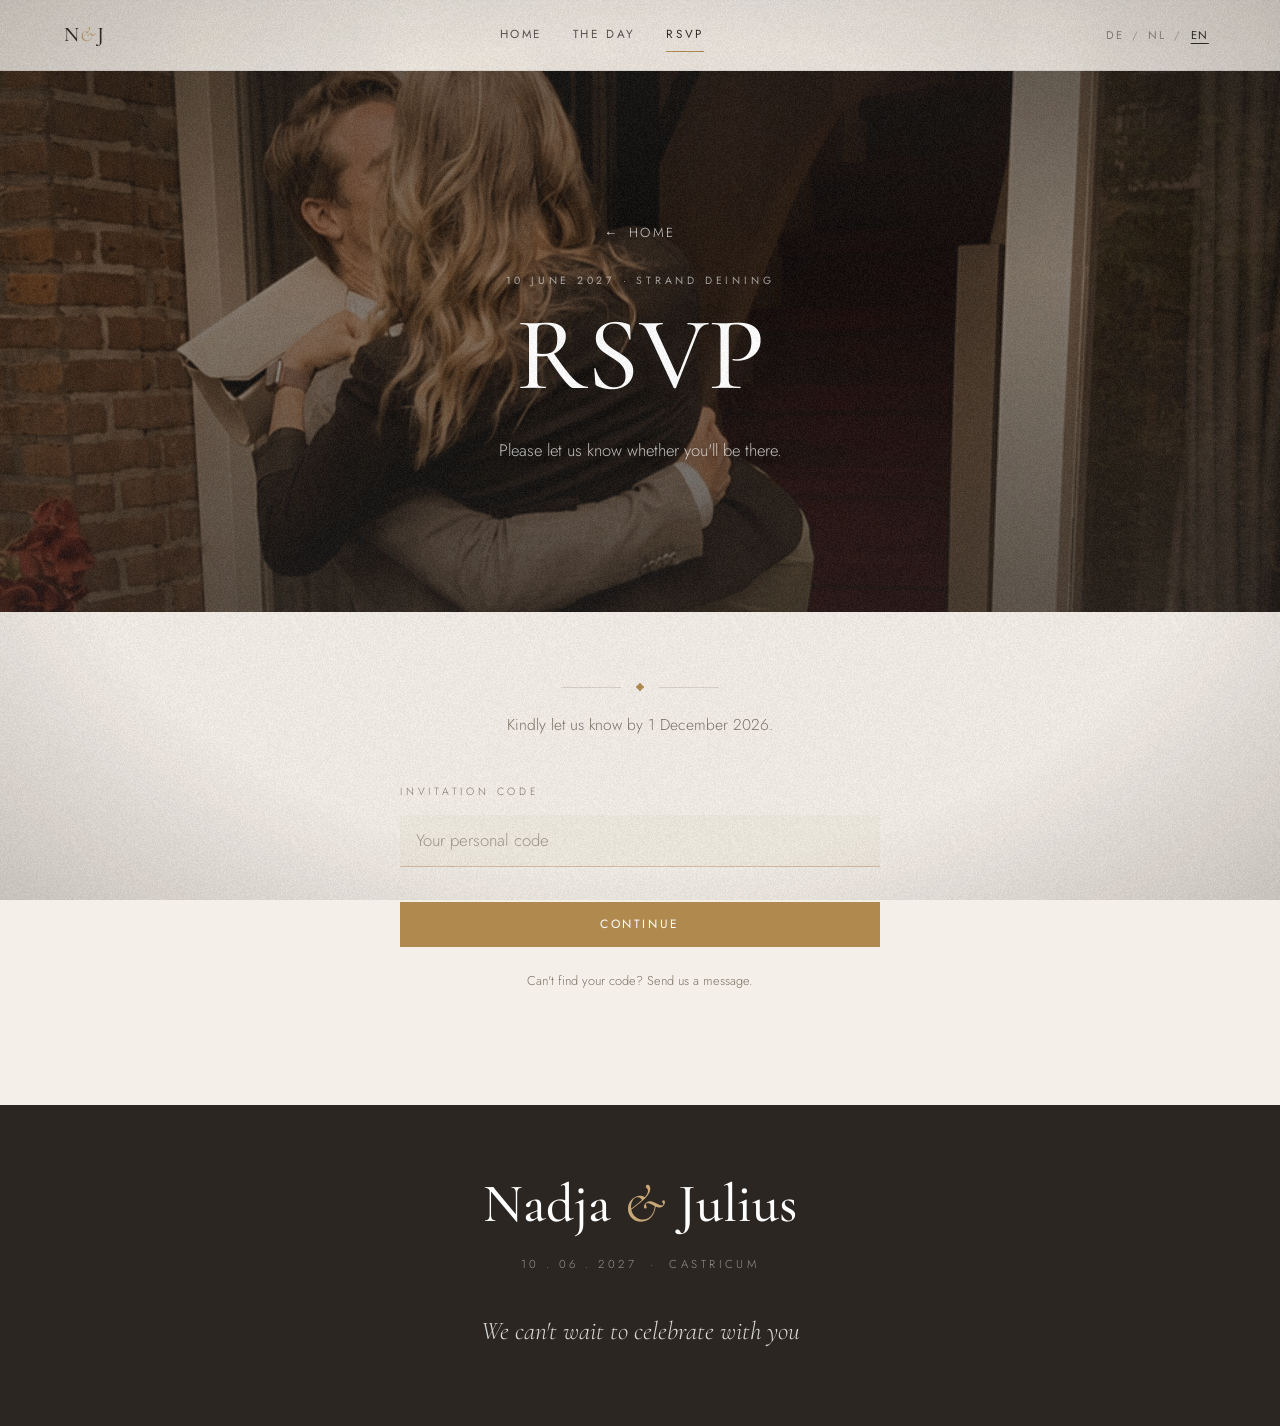
<file: rsvp.html>
<!DOCTYPE html>
<html lang="en">
<head>
<meta charset="UTF-8">
<meta name="viewport" content="width=device-width, initial-scale=1.0">
<title>RSVP — Nadja &amp; Julius</title>
<meta name="description" content="Let us know if you'll be joining us on 10 June 2027 at Strand Deining, Castricum aan Zee.">
<meta property="og:title" content="RSVP — Nadja &amp; Julius">
<meta property="og:description" content="Join us for our wedding on 10 June 2027 at Strand Deining, Castricum aan Zee.">
<meta property="og:image" content="assets/rsvp-couple.png">
<meta property="og:type" content="website">
<meta name="twitter:card" content="summary_large_image">
<link rel="preconnect" href="https://fonts.googleapis.com">
<link rel="preconnect" href="https://fonts.gstatic.com" crossorigin>
<link href="https://fonts.googleapis.com/css2?family=Cormorant+Garamond:ital,wght@0,400;0,500;0,600;1,400;1,500&family=Jost:wght@300;400;500&display=swap" rel="stylesheet">
<link rel="icon" href="favicon.svg" type="image/svg+xml">
<link rel="icon" href="favicon.ico" sizes="any">
<link rel="stylesheet" href="styles.css">
</head>
<body>

<a class="skip-nav" href="#rsvp-form-section">Skip to main content</a>

<header class="site-head">
  <a class="monogram" href="index.html">N<span class="script-amp">&amp;</span>J</a>
  <nav class="nav" id="main-nav">
    <a href="index.html" data-i18n="nav.home">Home</a>
    <a href="day.html" data-i18n="nav.day">The Day</a>
    <a href="rsvp.html" class="active" data-i18n="nav.rsvp">RSVP</a>
  </nav>
  <div class="lang" aria-label="Language">
    <button type="button" data-lang="de">DE</button><span>/</span><button type="button" data-lang="nl">NL</button><span>/</span><button type="button" data-lang="en">EN</button>
  </div>
  <button class="hamburger" id="hamburger" aria-expanded="false" aria-controls="main-nav" aria-label="Menu">
    <span></span><span></span><span></span>
  </button>
</header>

<main id="main">

<!-- ═══════════════════ HERO ═══════════════════ -->
<section class="page-hero" data-screen-label="RSVP hero">
  <div class="parallax-wrap" style="position:absolute;inset:0">
    <img class="page-hero-bg parallax-img" src="assets/rsvp-couple.png" alt="" width="1920" height="1080" style="object-position:center 26%">
  </div>
  <div class="page-hero-scrim"></div>
  <div class="page-hero-inner wrap">
    <a class="back-btn" href="index.html" data-i18n="nav.home">Home</a>
    <p class="eyebrow on-dark" data-i18n="day.hero.eyebrow">10 June 2027 · Strand Deining</p>
    <h1 class="page-title kinetic" data-i18n="rsvp.title">RSVP</h1>
    <p class="page-sub" data-i18n="rsvp.sub">Please let us know whether you'll be there.</p>
  </div>
</section>

<!-- ═══════════════════ FORM ═══════════════════ -->
<section class="section" id="rsvp-form-section" style="padding-top:clamp(3.5rem,8vh,6rem)">

  <!-- ── Gate ── -->
  <div id="rsvp-gate">
    <div class="wrap center reveal" style="margin-bottom:clamp(2rem,5vh,3rem)">
      <div class="ornament" style="margin-bottom:1.4rem"><i></i></div>
      <p class="letter-deadline" style="color:var(--muted)" data-i18n="rsvp.letter.deadline">Kindly let us know by 1 December 2026.</p>
    </div>
    <div class="wrap">
      <div class="rsvp-gate-card reveal">

        <!-- Code badge: only shown when ?code=XXX is in the URL -->
        <div id="code-badge" style="display:none;margin-bottom:1.2rem;padding:.7rem 1rem;background:rgba(176,137,79,.1);border:1px solid rgba(176,137,79,.28);align-items:center;justify-content:space-between;gap:.8rem">
          <span style="font-family:var(--font-sans);font-size:.78rem;letter-spacing:.08em;color:var(--muted)">Code: <strong id="code-badge-val" style="font-family:'Courier New',monospace;letter-spacing:.12em;color:var(--ink)"></strong></span>
          <button type="button" id="code-copy-btn" onclick="copyCode()" style="font-family:var(--font-sans);font-size:.72rem;letter-spacing:.1em;text-transform:uppercase;padding:.3rem .8rem;border:1px solid var(--muted);background:none;color:var(--muted);cursor:pointer;flex-shrink:0">Copy</button>
        </div>

        <div class="field">
          <label for="f-code" data-i18n="gate.code.label">Invitation code</label>
          <input type="text" id="f-code" name="code" data-i18n-ph="gate.code.ph" placeholder="Your personal code" autocomplete="off" autocapitalize="none" spellcheck="false">
        </div>
        <div class="form-foot">
          <button type="button" id="gate-submit" class="btn solid" data-i18n="gate.submit">Continue</button>
          <p id="gate-error" style="display:none;margin-top:1.2rem;font-size:.9rem;color:#9B4040" data-i18n="gate.error">Code not recognised. Check your invitation and try again.</p>
          <p style="margin-top:1.4rem;font-size:.8rem;color:var(--muted);text-align:center" data-i18n="gate.nope">Can't find your code? Send us a message.</p>
        </div>
      </div>
    </div>
  </div>

  <!-- ── Form (revealed after gate) ── -->
  <div id="rsvp-form-inner" style="display:none">

    <!-- Personalized name display -->
    <div id="rsvp-name-hero" class="rsvp-name-hero wrap center" style="display:none">
      <p class="rsvp-name-dear eyebrow" id="rsvp-name-dear"></p>
      <h2 class="rsvp-name-display" id="rsvp-name-display"></h2>
      <p class="rsvp-name-sub" id="rsvp-name-sub"></p>
    </div>

    <div class="wrap center" id="rsvp-intro" style="margin-bottom:clamp(2rem,5vh,3rem)">
      <p class="letter-deadline" style="color:var(--muted)" data-i18n="rsvp.letter.deadline">Kindly let us know by 1 December 2026.</p>
    </div>
    <div class="wrap">

    <form id="rsvp-form" class="rsvp-wrap reveal" novalidate>
      <input type="hidden" name="_subject" value="RSVP — Nadja &amp; Julius">
      <input type="hidden" id="f-names" name="names" value="">

      <div class="field" role="group" aria-labelledby="attend-label">
        <p id="attend-label" class="field-group-label" data-i18n="form.attend.label">Will you be there?</p>
        <div class="attend-opts">
          <input type="radio" id="att-yes" name="attend" value="yes">
          <label for="att-yes" class="attend-card">
            <span class="attend-orn" aria-hidden="true">✦</span>
            <span class="attend-main" data-i18n="form.attend.yes">Joyfully accept</span>
          </label>
          <input type="radio" id="att-no" name="attend" value="no">
          <label for="att-no" class="attend-card attend-card--soft">
            <span class="attend-orn" aria-hidden="true">◦</span>
            <span class="attend-main" data-i18n="form.attend.no">Regretfully decline</span>
          </label>
        </div>
      </div>

      <div class="field" id="field-guests" style="display:none">
        <label data-i18n="form.guests.label">How many of you are coming?</label>
        <div class="stepper-row">
          <button type="button" class="stepper-btn" id="guests-dec" onclick="stepGuests(-1)">−</button>
          <span class="stepper-val" id="guests-val">1</span>
          <button type="button" class="stepper-btn" id="guests-inc" onclick="stepGuests(1)">+</button>
          <input type="hidden" id="f-guests" name="guests" value="1">
          <span class="stepper-hint" id="guests-hint"></span>
        </div>
      </div>

      <div class="field" id="field-diet">
        <label for="f-diet" data-i18n="form.diet.label">Meal &amp; dietary needs</label>
        <textarea id="f-diet" name="diet" rows="2" data-i18n-ph="form.diet.ph" placeholder="Allergies, vegetarian, vegan…"></textarea>
      </div>

      <div class="field" id="field-part" role="group" aria-labelledby="part-label">
        <p id="part-label" class="field-group-label" data-i18n="form.part.label">Would you like to do a Toast &amp; Roast or another contribution?</p>
        <div class="attend-opts attend-opts--sm">
          <input type="radio" id="part-yes" name="part" value="yes">
          <label for="part-yes" class="attend-card">
            <span class="attend-main" data-i18n="form.part.yes">Yes, count me in!</span>
          </label>
          <input type="radio" id="part-no" name="part" value="no">
          <label for="part-no" class="attend-card attend-card--soft">
            <span class="attend-main" data-i18n="form.part.no">I'll pass</span>
          </label>
        </div>
      </div>

      <div class="field" id="field-phone" style="display:none">
        <label for="f-phone" data-i18n="form.phone.label">Phone number</label>
        <input type="tel" id="f-phone" name="phone" data-i18n-ph="form.phone.ph" placeholder="So Annabel can reach you" autocomplete="tel">
      </div>

      <div class="field">
        <label for="f-notes" data-i18n="form.notes.label">Anything else?</label>
        <textarea id="f-notes" name="notes" rows="3" data-i18n-ph="form.notes.ph" placeholder="Questions, things we should know, anything on your mind…"></textarea>
      </div>

      <div class="form-foot">
        <button type="submit" id="rsvp-submit" class="btn solid" data-i18n="form.submit">Send response</button>
        <p id="rsvp-error" style="display:none;margin-top:1.2rem;font-size:.9rem;color:#9B4040" data-i18n="form.error">Something went wrong. Please try again.</p>
      </div>
    </form>

    <!-- Success state -->
    <div id="rsvp-success" class="rsvp-success" style="display:none">
      <div class="ornament" style="margin-bottom:2rem"><i></i></div>
      <h2 id="rsvp-success-title" class="block-title" data-i18n="form.success.title">You're on the list!</h2>
      <p id="rsvp-success-body" class="lede" style="margin-top:1.4rem" data-i18n="form.success.body">Thanks for letting us know — we can't wait to see you on the tenth.</p>
      <a class="btn" href="index.html" style="margin-top:2.4rem" data-i18n="form.backhome">Back to home</a>
    </div>

    </div>
  </div>
</section>

</main>

<footer class="site-foot">
  <div class="fmono">Nadja <span class="script-amp">&amp;</span> Julius</div>
  <div class="fmeta">10 . 06 . 2027 &nbsp;·&nbsp; Castricum</div>
  <div class="ftag" data-i18n="footer.tag">We can't wait to celebrate with you</div>
</footer>

<script src="image-slot.js"></script>
<script src="i18n.js?v=17"></script>
<script src="script.js"></script>
<script>
  /* ── Code capture, gate auto-fill & auto-submit ────────────
     Priority: ?code= in URL  →  sessionStorage  →  nothing.
     On any hit: pre-fill #f-code and programmatically click the
     gate submit so guests with a personalised link bypass typing.
  ──────────────────────────────────────────────────────────── */
  (function(){
    var code = new URLSearchParams(window.location.search).get('code')
            || sessionStorage.getItem('rsvpCode');
    if (!code) return;

    // Always keep sessionStorage fresh
    sessionStorage.setItem('rsvpCode', code);

    // Pre-fill the gate input
    var field = document.getElementById('f-code');
    if (field) field.value = code;

    // Auto-trigger gate submit — waits a tick so gate-click
    // handlers registered by script.js are already attached.
    var done = false;
    function tryGate() {
      if (done) return;
      var btn = document.getElementById('gate-submit');
      if (btn) { btn.click(); done = true; }
    }
    if (document.readyState === 'loading') {
      document.addEventListener('DOMContentLoaded', function(){ setTimeout(tryGate, 150); });
    } else {
      setTimeout(tryGate, 150);
    }
  })();

  /* ── Code badge: show when ?code=XXX is in the URL ─────── */
  (function(){
    try{
      var urlCode = new URLSearchParams(window.location.search).get("code");
      if(urlCode){
        var badge = document.getElementById("code-badge");
        var val   = document.getElementById("code-badge-val");
        if(badge && val){
          val.textContent = urlCode.toUpperCase();
          badge.style.display = "flex";
        }
      }
    }catch(e){}
  })();

  function copyCode(){
    try{
      var val = (document.getElementById("code-badge-val")||{}).textContent || "";
      navigator.clipboard.writeText(val).then(function(){
        var btn = document.getElementById("code-copy-btn");
        if(btn){ btn.textContent = "Copied!"; setTimeout(function(){ btn.textContent = "Copy"; }, 2000); }
      });
    }catch(e){}
  }

  /* Hide/show fields based on attend + part selections */
  (function(){
    var radios      = document.querySelectorAll('input[name="attend"]');
    var partRadios  = document.querySelectorAll('input[name="part"]');
    var dietField   = document.getElementById("field-diet");
    var partField   = document.getElementById("field-part");
    var phoneField  = document.getElementById("field-phone");
    var guestsField = document.getElementById("field-guests");

    function updateAttend(){
      var val  = (document.querySelector('input[name="attend"]:checked')||{}).value;
      var show = val !== "no";
      if(dietField)   dietField.style.display   = show ? "" : "none";
      if(partField)   partField.style.display   = show ? "" : "none";
      var multiSeat = window._rsvpGuest && window._rsvpGuest.seats > 1;
      if(guestsField) guestsField.style.display = (show && multiSeat) ? "" : "none";
      if(!show && phoneField) phoneField.style.display = "none";
      if(show) updatePart();
    }

    function updatePart(){
      var val = (document.querySelector('input[name="part"]:checked')||{}).value;
      if(phoneField) phoneField.style.display = val === "yes" ? "" : "none";
    }

    radios.forEach(function(r){ r.addEventListener("change", updateAttend); });
    partRadios.forEach(function(r){ r.addEventListener("change", updatePart); });
    updateAttend();
  })();

  /* Prefill handled by prefillExistingResponse() in i18n.js */
</script>
</body>
</html>
</file>
<file: styles.css>
/* ============================================================
   Nadja & Julius — shared design system
   ============================================================ */

/* ── Tokens ─────────────────────────────────────────────── */
:root {
  --bg:        #f4efe8;
  --bg-deep:   #e7ded2;
  --ink:       #2b2622;
  --muted:     #7c7266;
  --accent:    #b0894f;
  --accent-soft:#c9a877;
  --ease:      cubic-bezier(.22,.61,.36,1);

  /* legacy aliases kept for backward compat */
  --paper:     var(--bg);
  --cream:     var(--bg-deep);
  --cream-deep:#d9cfc3;
  --ink-soft:  var(--muted);
  --blue:      var(--accent);
  --blue-deep: #9a7540;
  --blue-tint: #f2ece2;
  --line:      rgba(43,38,34,.14);
  --line-soft: rgba(43,38,34,.08);

  --font-display:"Cormorant Garamond", Georgia, serif;
  --font-sans:   "Jost", "Helvetica Neue", Arial, sans-serif;
  --maxw: 1180px;
  --pad:  clamp(1.25rem, 5vw, 4rem);
  --dur:  .5s;

  /* photo grade — same filter on every image */
  --grade: none;
  --grade-dark: brightness(.7);

  /* keep old names pointing at same values */
  --img:      var(--grade);
  --img-dark: var(--grade-dark);

  --eyebrow-fs: clamp(.64rem,.82vw,.76rem);
  --tracking:   .36em;
}

/* ── Reset ───────────────────────────────────────────────── */
*, *::before, *::after { box-sizing: border-box; }
html { scroll-behavior: smooth; }
a, button { -webkit-tap-highlight-color: transparent; }
a:focus:not(:focus-visible), button:focus:not(:focus-visible) { outline: none; }
body {
  margin: 0;
  background: var(--bg);
  color: var(--ink);
  font-family: var(--font-sans);
  font-weight: 300;
  font-size: clamp(.97rem, 1.05vw, 1.07rem);
  line-height: 1.85;
  -webkit-font-smoothing: antialiased;
  cursor: none;               /* hide real cursor — custom dot takes over */
}
@media (hover: none) { body { cursor: auto; } }
img { display: block; max-width: 100%; }
h1,h2,h3,h4 { font-family: var(--font-display); font-weight: 500; margin: 0; line-height: 1.04; }

/* ── Skip nav ────────────────────────────────────────────── */
.skip-nav {
  position: absolute; left: -9999px; width: 1px; height: 1px; overflow: hidden;
}
.skip-nav:focus {
  position: fixed; left: 1rem; top: 1rem; z-index: 300;
  width: auto; height: auto; overflow: visible;
  background: var(--ink); color: #fff; padding: .6rem 1.2rem;
  text-decoration: none; outline: 2px solid var(--accent);
}

/* ── Focus rings ─────────────────────────────────────────── */
a:focus-visible, button:focus-visible,
input:focus-visible, textarea:focus-visible {
  outline: 2px solid var(--accent); outline-offset: 3px;
}

/* ── Grain + vignette overlay ────────────────────────────── */
#grain {
  display: none; /* canvas is texture buffer only — #grain-overlay div handles the visual */
}
.vignette {
  pointer-events: none;
  position: fixed; inset: 0; z-index: 499;
  background: radial-gradient(ellipse at center, transparent 65%, rgba(20,15,8,.18) 100%);
}

/* ── Custom cursor ───────────────────────────────────────── */
#cursor {
  pointer-events: none;
  position: fixed; z-index: 600; top: 0; left: 0;
  width: 9px; height: 9px;
  background: var(--accent);
  border-radius: 50%;
  transform: translate(-50%, -50%);
  transition: transform .08s, opacity .3s, width .25s var(--ease), height .25s var(--ease), background .2s;
  will-change: transform;
}
#cursor.hover { width: 22px; height: 22px; background: var(--accent-soft); opacity: .7; }
@media (hover: none) { #cursor { display: none; } }

/* ── Scroll progress bar ─────────────────────────────────── */
#progress {
  position: fixed; top: 0; left: 0; z-index: 700;
  height: 2px; width: 0%;
  background: var(--accent);
  transition: width .05s linear;
  pointer-events: none;
}

/* ── Typography helpers ──────────────────────────────────── */
.eyebrow {
  font-family: var(--font-sans);
  font-weight: 400;
  font-size: var(--eyebrow-fs);
  letter-spacing: var(--tracking);
  text-transform: uppercase;
  color: var(--muted);
  margin: 0 0 .7rem;
  font-style: normal;
}
.eyebrow em {
  font-family: var(--font-display);
  font-style: italic;
  font-weight: 400;
  letter-spacing: .02em;
  text-transform: none;
}
.eyebrow.on-dark { color: rgba(255,255,255,.65); }
.script-amp { font-family: var(--font-display); font-style: italic; font-weight: 400; color: var(--accent-soft); }
.block-title { font-size: clamp(2rem, 4.6vw, 3.4rem); font-weight: 500; }
.lede { font-size: clamp(1.05rem, 1.5vw, 1.2rem); line-height: 1.85; color: var(--muted); }

.ornament {
  display: flex; align-items: center; justify-content: center; gap: 1rem; margin: 0 auto;
}
.ornament::before,.ornament::after {
  content: ""; height: 1px; width: clamp(28px, 6vw, 60px);
  background: var(--line);
}
.ornament i { display: block; width: 6px; height: 6px; background: var(--accent); transform: rotate(45deg); }
.ornament.on-dark::before,.ornament.on-dark::after { background: rgba(255,255,255,.35); }

/* ── Layout ──────────────────────────────────────────────── */
.wrap { max-width: var(--maxw); margin: 0 auto; padding-inline: var(--pad); }
.section { padding-block: clamp(5rem, 11vh, 9rem); }
.section.cream { background: var(--bg-deep); }
.section.ink { background: var(--ink); color: #fff; }
.center { text-align: center; }
.measure { max-width: 60ch; margin-inline: auto; }

/* hairline dividers */
.hairline {
  border: none; border-top: 1px solid var(--accent);
  opacity: .55; margin: 0;
}

/* ── Scroll reveals ──────────────────────────────────────── */
/* Content always visible without JS */
.reveal { opacity: 1; transform: none; }

/* Line-clip heading reveal */
.reveal-clip { overflow: hidden; }
.reveal-clip > * { display: block; transform: translateY(100%); opacity: 0; }
.reveal-clip.in > * { transform: translateY(0); opacity: 1; transition: transform .85s var(--ease), opacity .6s var(--ease); }

/* Fade-up reveal */
.js-ready .reveal {
  opacity: 0; transform: translateY(22px);
  transition: opacity .7s var(--ease), transform .7s var(--ease);
}
.js-ready .reveal.in { opacity: 1; transform: none; }
.js-ready .reveal:nth-child(2) { transition-delay: .1s; }
.js-ready .reveal:nth-child(3) { transition-delay: .2s; }
.js-ready .reveal:nth-child(4) { transition-delay: .3s; }
.js-ready .reveal:nth-child(5) { transition-delay: .4s; }

/* Kinetic heading letters */
.kinetic-word {
  display: inline-block; overflow: hidden;
  vertical-align: bottom;
}
.kinetic-letter {
  display: inline-block;
  opacity: 0;
  transform: translateY(.35em) rotate(.6deg);
  filter: blur(4px);
}
.kinetic-letter.in {
  opacity: 1; transform: none; filter: none;
  transition: opacity .55s var(--ease),
              transform .55s var(--ease),
              filter .55s var(--ease);
}

/* ── Sticky nav ──────────────────────────────────────────── */
.site-head {
  position: fixed; inset: 0 0 auto 0; z-index: 60;
  display: flex; align-items: center; justify-content: space-between;
  gap: 1rem;
  padding: 1rem var(--pad);
  background: transparent;
  color: #fff;
  border-bottom: 1px solid transparent;
  transition:
    background var(--dur) var(--ease),
    color var(--dur) var(--ease),
    border-color var(--dur) var(--ease);
}
/* Blur lives on ::before so backdrop-filter never traps fixed children (e.g. the mobile nav overlay) */
.site-head::before {
  content: ""; position: absolute; inset: 0; z-index: -1;
  backdrop-filter: saturate(1.2) blur(12px);
  -webkit-backdrop-filter: saturate(1.2) blur(12px);
  opacity: 0; pointer-events: none;
  transition: opacity var(--dur) var(--ease);
}
.site-head.scrolled::before,
body:not(.home) .site-head::before { opacity: 1; }
.site-head.scrolled {
  background: rgba(244, 239, 232, .94);
  color: var(--ink);
  border-color: var(--line-soft);
}
/* Inner pages start scrolled */
body:not(.home) .site-head {
  background: rgba(244, 239, 232, .95);
  color: var(--ink);
  border-color: var(--line-soft);
}
.site-head a { color: inherit; text-decoration: none; }

.monogram {
  font-family: var(--font-display); font-weight: 500;
  font-size: 1.3rem; letter-spacing: .04em; white-space: nowrap;
}
.monogram .amp { font-style: italic; font-weight: 400; padding: 0 .12em; }

.nav {
  display: flex; gap: clamp(1rem, 2.4vw, 2.4rem);
  font-size: .73rem; letter-spacing: .22em; text-transform: uppercase; font-weight: 400;
}
.nav a {
  position: relative; padding: .2rem 0; opacity: .78; transition: opacity .25s;
}
.nav a:hover { opacity: 1; }
.nav a.active { opacity: 1; }
/* animated gold underline */
.nav a::after {
  content: ""; position: absolute; left: 0; right: 0; bottom: -3px;
  height: 1px; background: var(--accent);
  transform: scaleX(0); transform-origin: left;
  transition: transform .3s var(--ease);
}
.nav a:hover::after, .nav a.active::after { transform: scaleX(1); }

.lang {
  display: flex; align-items: center; gap: .1rem;
  font-size: .7rem; letter-spacing: .14em; font-weight: 400;
}
.lang button {
  background: none; border: none; color: inherit; cursor: pointer;
  font: inherit; letter-spacing: inherit; padding: .25rem .45rem;
  opacity: .5; text-transform: uppercase; transition: opacity .2s;
}
.lang button:hover { opacity: .85; }
.lang button[aria-pressed="true"] { opacity: 1; text-decoration: underline; text-underline-offset: 4px; }
.lang span { opacity: .3; }

/* ── Buttons — fill from left on hover ───────────────────── */
.btn {
  position: relative; display: inline-block; overflow: hidden;
  font-family: var(--font-sans); font-weight: 400;
  font-size: .75rem; letter-spacing: .22em; text-transform: uppercase;
  padding: 1.05em 2.6em; border: 1px solid var(--accent);
  color: var(--accent); background: transparent;
  cursor: none; text-decoration: none;
  transition: color var(--dur) var(--ease), transform .25s var(--ease);
  isolation: isolate;
}
.btn::before {
  content: ""; position: absolute; inset: 0;
  background: var(--accent);
  transform: scaleX(0); transform-origin: left;
  transition: transform var(--dur) var(--ease);
  z-index: -1;
}
.btn:hover { color: #fff; }
.btn:hover::before { transform: scaleX(1); }
.btn:active { transform: scale(.99); }

/* light variant — for use over dark images */
.btn.on-dark, .btn.light {
  border-color: rgba(255,255,255,.8); color: #fff;
}
.btn.on-dark::before, .btn.light::before { background: #fff; }
.btn.on-dark:hover, .btn.light:hover { color: var(--accent); }

/* solid default */
.btn.solid { background: var(--accent); color: #fff; }
.btn.solid::before { background: var(--blue-deep); }
.btn.solid:hover { color: #fff; }

/* ── Image treatment ─────────────────────────────────────── */
img { filter: var(--grade); }
.hero img, .page-hero img, .invite-section img,
.accom-section img, .fullbleed img { filter: var(--grade-dark); }

/* parallax wrapper */
.parallax-wrap { overflow: hidden; position: relative; }
.parallax-img {
  width: 100%; height: 112%;
  object-fit: cover; object-position: center;
  transform: translateY(0);
  will-change: transform;
}

/* ── Footer ──────────────────────────────────────────────── */
.site-foot {
  background: var(--ink); color: #fff; text-align: center;
  padding-block: clamp(3.5rem, 8vh, 6rem);
}
.site-foot .fmono {
  font-family: var(--font-display);
  font-size: clamp(2.2rem, 6vw, 3.4rem); font-weight: 500; line-height: 1;
}
.site-foot .fmono .amp { font-style: italic; font-weight: 400; padding: 0 .12em; }
.site-foot .fmeta {
  margin-top: 1.4rem; font-size: .72rem; letter-spacing: .3em;
  text-transform: uppercase; color: rgba(255,255,255,.5);
}
.site-foot .ftag {
  margin-top: 2rem; font-family: var(--font-display);
  font-style: italic; font-size: clamp(1.2rem, 2.4vw, 1.6rem);
  color: rgba(255,255,255,.82);
}

/* ============================================================
   HERO (home)
   ============================================================ */
.hero {
  position: relative; min-height: 100svh;
  display: flex; flex-direction: column; align-items: center; justify-content: center;
  text-align: center; color: #fff; overflow: hidden; background: #1e1a14;
}
.hero-base {
  position: absolute; inset: 0; width: 100%; height: 100%;
  object-fit: cover; z-index: 0;
  filter: var(--grade) brightness(.88);
}
.hero-video {
  position: absolute; inset: 0; width: 100%; height: 100%;
  object-fit: cover; z-index: 1; pointer-events: none;
  opacity: 0; transition: opacity 1.2s var(--ease);
  filter: saturate(.88) brightness(.9);
}
.hero-video.ready { opacity: 1; }
.hero-scrim {
  position: absolute; inset: 0; z-index: 2; pointer-events: none;
  background: linear-gradient(180deg,
    rgba(10,8,6,.45) 0%,
    rgba(10,8,6,.08) 30%,
    rgba(10,8,6,.18) 65%,
    rgba(10,8,6,.52) 100%);
}
.hero-inner {
  position: relative; z-index: 3;
  padding: 7rem var(--pad) 0;
}
.hero-names {
  font-weight: 500;
  font-size: clamp(3.4rem, 12vw, 9.5rem);
  line-height: .94; margin: .5rem 0 0;
  text-shadow: 0 2px 40px rgba(0,0,0,.35);
  letter-spacing: .005em;
}
.hero-meta {
  display: flex; align-items: center; justify-content: center;
  flex-wrap: wrap; gap: 1rem; margin-top: 2.2rem;
  font-size: clamp(.72rem, 1.1vw, .84rem);
  letter-spacing: .3em; text-transform: uppercase; color: rgba(255,255,255,.88);
}
.hero-meta i { width: 5px; height: 5px; background: #fff; transform: rotate(45deg); opacity: .75; }
.hero-scroll {
  position: absolute; bottom: 2rem; left: 50%; transform: translateX(-50%); z-index: 3;
  color: rgba(255,255,255,.78); text-decoration: none;
  font-size: .64rem; letter-spacing: .3em; text-transform: uppercase;
  display: flex; flex-direction: column; align-items: center; gap: .6rem;
}
.hero-scroll::after {
  content: ""; width: 1px; height: 32px;
  background: rgba(255,255,255,.55);
  animation: scrollpulse 2.2s var(--ease) infinite;
}
@keyframes scrollpulse {
  0%,100% { transform: scaleY(.4); opacity: .4; transform-origin: top; }
  50%      { transform: scaleY(1);  opacity: 1;  transform-origin: top; }
}

/* hero wave shimmer */
.hero-waves { position: absolute; inset: 0; z-index: 1; pointer-events: none; overflow: hidden; }
.hero-waves::before,.hero-waves::after {
  content: ""; position: absolute; left: 8%; right: -25%; top: -25%; bottom: -25%;
  mix-blend-mode: screen; will-change: transform,opacity; opacity: 0;
}
.hero-waves::before {
  background: linear-gradient(108deg, transparent 42%, rgba(255,255,255,.3) 50%, rgba(255,255,255,.1) 56%, transparent 63%);
  filter: blur(9px); animation: wash-a 8.5s var(--ease) infinite;
}
.hero-waves::after {
  background: linear-gradient(108deg, transparent 46%, rgba(255,255,255,.2) 52%, transparent 60%);
  filter: blur(14px); animation: wash-b 11s var(--ease) infinite; animation-delay: 2.4s;
}
@keyframes wash-a {
  0%   { transform: translate(10%,-3%);  opacity: 0; }
  30%  { opacity: .55; }
  62%  { transform: translate(-7%,2%);   opacity: .28; }
  100% { transform: translate(-12%,4%);  opacity: 0; }
}
@keyframes wash-b {
  0%   { transform: translate(13%,-2%);  opacity: 0; }
  38%  { opacity: .38; }
  70%  { transform: translate(-6%,2%);   opacity: .2; }
  100% { transform: translate(-11%,3%);  opacity: 0; }
}

/* ============================================================
   PAGE HERO (day / rsvp)
   ============================================================ */
.page-hero {
  position: relative; overflow: hidden; text-align: center;
  min-height: clamp(480px, 68vh, 700px);
  display: flex; align-items: center; justify-content: center;
  background: var(--ink);
  padding: clamp(8rem,16vh,11rem) var(--pad) clamp(3.5rem,8vh,6rem);
}
.page-hero-bg {
  position: absolute; inset: 0; width: 100%; height: 100%;
  object-fit: cover; z-index: 0;
  filter: var(--grade-dark);
}
.page-hero-scrim {
  position: absolute; inset: 0; z-index: 1; pointer-events: none;
  background: linear-gradient(180deg,
    rgba(43,38,34,.5) 0%,
    rgba(43,38,34,.22) 45%,
    rgba(43,38,34,.55) 100%);
}
.page-hero-inner { position: relative; z-index: 2; }
.page-hero .eyebrow { color: rgba(255,255,255,.6); margin-bottom: .9rem; }
.page-title {
  font-size: clamp(3rem, 9vw, 6.5rem); font-weight: 500;
  line-height: .97; margin: .5rem 0 0; color: #fff;
  text-shadow: 0 2px 24px rgba(43,38,34,.4);
}
.page-sub {
  margin: 1.8rem auto 0; max-width: 44ch;
  color: rgba(255,255,255,.75);
  font-size: clamp(.95rem, 1.3vw, 1.05rem);
  text-shadow: 0 1px 8px rgba(43,38,34,.5);
}
.back-btn {
  display: inline-flex; align-items: center; gap: .55rem;
  font-family: var(--font-sans); font-size: .82rem;
  letter-spacing: .2em; text-transform: uppercase;
  color: rgba(255,255,255,.82); text-decoration: none;
  margin-bottom: 1.6rem; transition: color .2s, gap .2s;
}
.back-btn::before { content: "←"; transition: transform .2s; }
.back-btn:hover { color: #fff; gap: .8rem; }
.back-btn:hover::before { transform: translateX(-3px); }

/* ============================================================
   COUNTDOWN
   ============================================================ */
.cd-grid {
  display: flex; justify-content: center;
  gap: clamp(.8rem, 3.5vw, 2.2rem); margin-top: clamp(2rem, 5vh, 3rem);
  flex-wrap: wrap;
}
.cd-unit { min-width: 62px; }
.cd-num {
  font-family: var(--font-display); font-weight: 500;
  font-size: clamp(2.8rem, 9vw, 5.6rem);
  line-height: 1; font-variant-numeric: tabular-nums;
  color: var(--accent);
  position: relative; overflow: hidden;
}
/* digit — simple fade + tiny upward shift, no overlap */
.cd-num .digit {
  display: block;
  transition: opacity .18s ease, transform .35s var(--ease);
}
.cd-num .digit.changing {
  opacity: 0;
  transform: translateY(-5px);
}
.cd-label {
  margin-top: .7rem; font-size: var(--eyebrow-fs);
  letter-spacing: var(--tracking); text-transform: uppercase; color: var(--muted);
}
.cd-over {
  font-family: var(--font-display); font-style: italic;
  font-size: clamp(1.8rem, 5vw, 3rem); margin: 1.5rem 0 0;
}

/* ============================================================
   LOCATION SECTION — two-column split
   ============================================================ */
.location-section {
  display: grid; grid-template-columns: 1fr 1fr;
  min-height: clamp(480px, 78vh, 760px); overflow: hidden;
}
.location-photo { position: relative; overflow: hidden; }
.location-photo img {
  position: absolute; inset: 0; width: 100%; height: 100%;
  object-fit: cover; object-position: center;
  filter: var(--grade);
}
.location-content {
  background: var(--bg);
  display: flex; flex-direction: column; justify-content: center;
  padding: clamp(3rem,7vw,8rem) clamp(2.8rem,6vw,7rem);
}
.location-content .eyebrow { color: var(--muted); margin-bottom: 1.6rem; }
.location-name {
  font-family: var(--font-display); font-style: normal; font-weight: 400;
  font-size: clamp(3rem, 6.5vw, 5.8rem);
  color: var(--ink); line-height: .94; margin: 0 0 1rem;
}
.location-sub {
  font-family: var(--font-display); font-style: italic; font-weight: 400;
  font-size: clamp(1.1rem, 2vw, 1.55rem);
  color: var(--muted); letter-spacing: 0; text-transform: none; margin: 0 0 2.6rem;
}
.location-map-btn {
  display: inline-flex; align-items: center;
  font-family: var(--font-sans); font-size: .64rem; letter-spacing: .2em;
  text-transform: uppercase; text-decoration: none;
  color: var(--muted); border-bottom: 1px solid var(--muted);
  padding-bottom: .25rem; transition: color .25s, border-color .25s;
  align-self: flex-start;
}
.location-map-btn::after { content: " →"; }
.location-map-btn:hover { color: var(--ink); border-color: var(--ink); }

/* ============================================================
   HORIZONTAL GALLERY — pure CSS native scroll, all breakpoints
   JS pinning is disabled in script.js.
   ============================================================ */
.gallery-pin {
  height: auto;
  position: relative;
  padding-block: clamp(3rem, 8vh, 6rem);
  background: var(--bg);
}
.gallery-pin-sticky {
  /* static on all breakpoints — no JS sticky needed */
  position: static;
  height: auto;
  overflow: visible;
}
/* The viewport IS the scroll container */
.gallery-pin-viewport {
  width: 100%;
  overflow-x: auto;
  overflow-y: hidden;
  scroll-snap-type: x mandatory;
  -webkit-overflow-scrolling: touch; /* momentum on iOS */
  scrollbar-width: none;
  pointer-events: auto;
  cursor: grab;
}
.gallery-pin-viewport:active { cursor: grabbing; }
.gallery-pin-viewport::-webkit-scrollbar { display: none; }

.gallery-pin-track {
  display: flex;
  align-items: stretch;
  gap: clamp(12px, 2vw, 20px);
  /* side padding = half the leftover space so first/last frame centres */
  padding-inline: max(var(--pad), calc((100vw - min(80vw, 520px)) / 2));
  padding-bottom: clamp(1rem, 3vh, 2rem);
  will-change: unset;  /* JS sets this — override to avoid paint hint */
}
/* Trailing pseudo-element restores right padding that overflow-x clips */
.gallery-pin-track::after {
  content: '';
  flex-shrink: 0;
  width: max(var(--pad), calc((100vw - min(80vw, 520px)) / 2));
}
.gallery-pin-spacer { display: none; }

.gallery-pin-track .gframe {
  flex-shrink: 0;
  margin: 0;
  scroll-snap-align: center;
  width: min(80vw, 520px);
  height: clamp(380px, 72vh, 700px);
  aspect-ratio: unset;
  overflow: hidden;
  background: var(--bg-deep);
}
.gallery-pin-track .gframe img {
  width: 100%; height: 100%; object-fit: cover;
  filter: var(--grade);
  transition: transform .9s var(--ease);
}
.gallery-pin-track .gframe:hover img { transform: scale(1.04); }

/* Gallery header (if present) — static, no absolute positioning */
.gallery-pin-header {
  position: static;
  background: none;
  padding: 0 var(--pad) clamp(1rem, 2.5vh, 1.8rem);
  pointer-events: auto;
}

/* ============================================================
   INVITE SECTION (home)
   ============================================================ */
.invite-section {
  position: relative; overflow: hidden;
  display: flex; align-items: center; justify-content: center;
  padding: clamp(4.5rem,11vh,8rem) var(--pad); background: #1e1a14;
}
.invite-bg {
  position: absolute; inset: 0; width: 100%; height: 100%;
  object-fit: cover; object-position: center 26%;
  filter: var(--grade-dark); z-index: 0;
}
.invite-scrim {
  position: absolute; inset: 0; z-index: 1;
  background: linear-gradient(180deg, rgba(24,19,14,.3), rgba(24,19,14,.16) 45%, rgba(24,19,14,.36));
}
.invite-stage {
  position: relative; z-index: 2; width: min(880px,100%);
  display: flex; align-items: center; justify-content: center;
}
.invite-card {
  position: relative; z-index: 5; width: min(500px,88vw);
  background: var(--bg); border-radius: 2px; text-align: center;
  padding: clamp(2rem,4vw,3.2rem) clamp(1.5rem,3.2vw,2.4rem);
  box-shadow: 0 34px 70px rgba(0,0,0,.42);
}
.shell { display: block; width: 40px; height: 34px; margin: 0 auto 1.1rem; color: var(--accent); }
.letter-title {
  font-family: var(--font-display); font-style: italic; font-weight: 500;
  font-size: clamp(2rem, 4vw, 2.9rem); line-height: 1.04; color: var(--ink);
}
.letter-deadline { margin: 1.1rem 0 0; font-size: .98rem; line-height: 1.6; color: var(--muted); }
.letter-hint { margin: .4rem 0 0; font-size: .8rem; color: var(--muted); }

/* ============================================================
   ACCOMMODATION (day page) — full-bleed glass grid
   ============================================================ */
.accom-section {
  position: relative; overflow: hidden;
  min-height: clamp(500px, 80vh, 760px);
  display: flex; align-items: center; justify-content: center;
  background: #1e1a14; padding: clamp(4rem,8vh,6rem) var(--pad);
}
.accom-bg {
  position: absolute; inset: 0; width: 100%; height: 100%;
  object-fit: cover; filter: var(--grade-dark); z-index: 0;
}
.accom-scrim {
  position: absolute; inset: 0; z-index: 1; pointer-events: none;
  background: linear-gradient(180deg, rgba(6,4,2,.5) 0%, rgba(6,4,2,.3) 50%, rgba(6,4,2,.58) 100%);
}
.accom-inner { position: relative; z-index: 2; text-align: center; max-width: 960px; width: 100%; }
.accom-title {
  font-family: var(--font-display); font-size: clamp(2rem, 4vw, 3rem);
  font-weight: 500; color: #fff; margin: .4rem 0 .6rem;
  text-shadow: 0 2px 16px rgba(0,0,0,.4);
}
.accom-sub {
  font-size: .88rem; color: rgba(245,237,224,.68);
  margin: 0 0 2.4rem; text-shadow: 0 1px 8px rgba(0,0,0,.4);
}
.accom-glass-grid {
  display: grid; grid-template-columns: repeat(4, 1fr);
  gap: clamp(.7rem, 1.4vw, 1rem);
}
.accom-glass-card {
  display: flex; flex-direction: column; gap: .3rem;
  text-decoration: none;
  background: rgba(244,239,232,.14);
  backdrop-filter: blur(18px) saturate(1.3);
  -webkit-backdrop-filter: blur(18px) saturate(1.3);
  border: 1px solid rgba(201,168,119,.28);
  padding: clamp(1.2rem,2.5vw,1.6rem) clamp(1rem,2vw,1.3rem);
  transition: background .3s, border-color .3s, transform .25s;
}
.accom-glass-card:hover {
  background: rgba(244,239,232,.24);
  border-color: rgba(201,168,119,.5);
  transform: translateY(-3px);
}
.accom-type {
  font-size: .62rem; letter-spacing: .24em; text-transform: uppercase;
  color: var(--accent-soft); margin: 0 0 .25rem;
}
.accom-card-name {
  font-family: var(--font-display); font-size: 1.05rem; font-weight: 500;
  color: rgba(244,239,232,1); margin: 0 0 .25rem; line-height: 1.2;
}
.accom-card-note {
  font-size: .8rem; color: rgba(244,239,232,.82); margin: 0; line-height: 1.5; flex: 1;
}
.accom-book {
  font-size: .64rem; letter-spacing: .18em; text-transform: uppercase;
  color: var(--accent-soft); margin-top: .7rem; display: inline-block;
}

/* ============================================================
   TIMELINE (day) — alternating illustrated layout
   ============================================================ */
.timeline {
  max-width: 900px; margin: 0 auto; position: relative;
}
/* gold vertical line at center — JS animates via .tl-line real element */
.timeline::before {
  content: ""; position: absolute; left: 50%; top: 0; bottom: 0;
  width: 1px; background: var(--accent); opacity: .35;
  transform: translateX(-50%);
}

.t-item {
  display: grid; grid-template-columns: 1fr 48px 1fr;
  align-items: center;
  padding: clamp(2rem,5vh,3.5rem) 0;
}
.t-item:first-child { padding-top: 0; }
.t-item:last-child  { padding-bottom: 0; }

.t-mid { display: flex; justify-content: center; align-items: center; z-index: 2; }
.t-dot {
  display: block; width: 11px; height: 11px;
  background: var(--bg); border: 1.5px solid var(--accent);
  transform: rotate(45deg);
}
.section.cream .t-dot { background: var(--bg-deep); }

.t-content { padding: 0 clamp(1.5rem,4vw,3rem); }
.t-illus {
  display: flex; align-items: center; justify-content: center;
  padding: 0 clamp(1rem,3vw,2rem);
  isolation: isolate; background: var(--bg); contain: paint;
}
.section.cream .t-illus { background: var(--bg-deep); }
.t-illus img {
  max-width: 160px; height: auto;
  filter: hue-rotate(32deg) saturate(.48) brightness(1.35);
  mix-blend-mode: multiply;
  transform: translateZ(0);
}

/* text left, illus right */
.t-item.tl-left .t-content { order:1; text-align:right; }
.t-item.tl-left .t-mid     { order:2; }
.t-item.tl-left .t-illus   { order:3; }

/* illus left, text right */
.t-item.tl-right .t-illus   { order:1; }
.t-item.tl-right .t-mid     { order:2; }
.t-item.tl-right .t-content { order:3; text-align:left; }

.t-time {
  font-family: var(--font-sans); font-size: .68rem;
  letter-spacing: .2em; text-transform: uppercase;
  color: var(--accent); margin: 0 0 .4rem; display: block;
}
.t-heading {
  font-family: var(--font-display); font-size: clamp(1.8rem, 3.2vw, 2.6rem);
  font-weight: 500; color: var(--ink); margin: 0 0 .5rem; line-height: 1.05;
}
.t-desc {
  font-size: .96rem; color: var(--muted); margin: 0; line-height: 1.75;
}

/* ============================================================
   DRESS CODE — full-bleed glass card (day)
   ============================================================ */
.dresscode-section {
  position: relative; overflow: hidden;
  min-height: clamp(420px, 62vh, 660px);
  display: flex; align-items: center; justify-content: center;
  background: #3d2e1a; padding: clamp(4rem,8vh,6rem) var(--pad);
}
.dresscode-bg {
  position: absolute; inset: 0; width: 100%; height: 100%;
  object-fit: cover; object-position: center top; z-index: 0;
  filter: brightness(.95) saturate(1.05);
}
.dresscode-scrim {
  position: absolute; inset: 0; z-index: 1; pointer-events: none;
  background: linear-gradient(155deg, rgba(20,14,6,.08) 0%, rgba(20,14,6,.18) 100%);
}
.dresscode-inner { position: relative; z-index: 2; }
.dresscode-card {
  background: rgba(255,255,255,.08);
  backdrop-filter: blur(10px) saturate(1.1);
  -webkit-backdrop-filter: blur(10px) saturate(1.1);
  border: 1px solid rgba(255,255,255,.22);
  border-radius: 2px;
  padding: clamp(2rem,4vw,3rem) clamp(2rem,4vw,3.5rem);
  max-width: 480px;
}
.dresscode-title {
  font-family: var(--font-display); font-size: clamp(2rem,4.5vw,3.2rem);
  font-weight: 500; color: #f4efe8;
  margin: .4rem 0 0; line-height: 1.1;
}
.dresscode-palette {
  display: flex; height: 4px; border-radius: 2px; overflow: hidden;
  margin: 1.3rem 0;
}
.dresscode-palette span { flex: 1; }
.dresscode-body {
  font-size: .9rem; font-weight: 300; font-family: var(--font-sans);
  color: rgba(244,239,232,.8);
  line-height: 1.8; margin: 0;
}

/* ============================================================
   RSVP FORM
   ============================================================ */
.rsvp-wrap { max-width: 560px; margin: 0 auto; }
.rsvp-gate-card { max-width: 480px; margin: 0 auto; }
.rsvp-success {
  max-width: 560px; margin: 0 auto; text-align: center;
  padding: clamp(2rem,5vh,4rem) 0;
}
.field { margin-bottom: 2.2rem; }
.field > label {
  display: block; font-size: var(--eyebrow-fs);
  letter-spacing: var(--tracking); text-transform: uppercase;
  color: var(--muted); margin-bottom: .8rem;
}
.field-group-label {
  margin: 0 0 .8rem;
  font-size: var(--eyebrow-fs); font-weight: 400;
  letter-spacing: var(--tracking); text-transform: uppercase; color: var(--muted);
}
.field input[type="text"],
.field input[type="tel"],
.field textarea {
  width: 100%; font-family: var(--font-sans); font-weight: 300;
  font-size: 1.05rem; color: var(--ink);
  background: rgba(231,222,210,.35);
  border: none; border-bottom: 1px solid rgba(176,137,79,.45);
  padding: .75rem 1rem; line-height: 1.6; resize: none;
  transition: border-color .25s, background .25s;
}
.field input:focus-visible,
.field textarea:focus-visible {
  border-color: var(--accent); background: rgba(231,222,210,.55);
  outline: 2px solid var(--accent); outline-offset: 2px;
}
.field textarea { min-height: 4.8em; }
.field input::placeholder, .field textarea::placeholder { color: var(--muted); opacity: .7; }

/* attend / part cards */
.attend-opts { display: grid; grid-template-columns: 1fr 1fr; gap: .8rem; }
.attend-opts input { position: absolute; opacity: 0; pointer-events: none; }
.attend-card {
  display: flex; flex-direction: column; align-items: center; justify-content: center;
  gap: .4rem; min-height: 5.6rem; padding: 1.4rem 1.2rem;
  text-align: center; cursor: pointer;
  border: 1px solid rgba(176,137,79,.38); background: transparent;
  transition: background .28s var(--ease), border-color .28s var(--ease);
}
.attend-orn {
  font-family: var(--font-display); font-size: 1rem; color: var(--accent);
  line-height: 1; display: block; transition: color .28s;
}
.attend-main {
  font-family: var(--font-display); font-size: 1.25rem; font-weight: 500;
  color: var(--ink); display: block; line-height: 1.2; transition: color .28s;
}
.attend-card--soft .attend-orn { color: var(--muted); }
.attend-card--soft .attend-main { color: var(--muted); }
.attend-opts input:checked + .attend-card {
  background: rgba(176,137,79,.12); border-color: var(--accent);
}
.attend-card:hover { border-color: var(--accent); }
.attend-opts input:focus-visible + .attend-card { outline: 2px solid var(--accent); outline-offset: 2px; }
.attend-opts--sm .attend-card { min-height: 3.4rem; padding: .9rem 1rem; }

.form-foot { margin-top: .4rem; }
.form-foot .btn { width: 100%; display: block; text-align: center; }

/* code badge (shown when ?code= in URL) */
#code-badge {
  display: none; margin-bottom: 1.2rem;
  padding: .7rem 1rem;
  background: rgba(176,137,79,.1); border: 1px solid rgba(176,137,79,.28);
  align-items: center; justify-content: space-between; gap: .8rem;
}
#code-badge.visible { display: flex; }

/* stepper */
.stepper-row { display: flex; align-items: center; gap: 0; margin-top: 6px; }
.stepper-btn {
  width: 40px; height: 40px; border: 1px solid var(--bg-deep);
  background: transparent; font-size: 1.2rem; color: var(--blue-deep);
  cursor: pointer; transition: border-color .2s, color .2s;
  font-family: var(--font-sans); font-weight: 300;
}
.stepper-btn:hover:not(:disabled) { border-color: var(--accent); color: var(--accent); }
.stepper-btn:disabled { color: var(--bg-deep); border-color: var(--bg-deep); cursor: default; }
.stepper-val {
  font-family: var(--font-display); font-size: 2rem; font-weight: 500;
  color: var(--ink); width: 56px; text-align: center; line-height: 38px;
  border-top: 1px solid var(--bg-deep); border-bottom: 1px solid var(--bg-deep);
}
.stepper-hint { margin-left: 12px; font-size: .75rem; color: var(--muted); line-height: 1.4; }

/* personalized name hero (after gate) */
.rsvp-name-hero {
  padding: clamp(3rem,7vh,5rem) 0 clamp(1.8rem,4vh,2.8rem);
  border-bottom: 1px solid var(--line-soft);
  margin-bottom: clamp(2rem,4vh,3rem);
}
.rsvp-name-display {
  font-family: var(--font-display); font-style: italic;
  font-weight: 400; font-size: clamp(3rem, 8vw, 5.5rem);
  line-height: .96; color: var(--ink); margin: 0;
}
.rsvp-name-sub {
  font-family: var(--font-display); font-style: italic;
  font-size: clamp(1rem,1.5vw,1.3rem); color: var(--muted); margin: 1rem 0 0;
}
.rsvp-name-dear { font-size: var(--eyebrow-fs); letter-spacing: var(--tracking); text-transform: uppercase; color: var(--muted); }

/* magnetic button wrapper (JS adds transform here) */
.btn-mag { display: inline-block; }

/* ============================================================
   HAMBURGER / MOBILE NAV
   ============================================================ */
.hamburger {
  display: none; flex-direction: column; justify-content: center;
  align-items: center; gap: 5px;
  background: none; border: none; cursor: pointer; padding: .5rem;
  color: inherit; z-index: 110; flex-shrink: 0;
}
.hamburger span {
  display: block; width: 22px; height: 1.5px; background: currentColor;
  transition: transform .35s var(--ease), opacity .25s;
  transform-origin: center;
}
.hamburger[aria-expanded="true"] span:nth-child(1) { transform: translateY(6.5px) rotate(45deg); }
.hamburger[aria-expanded="true"] span:nth-child(2) { opacity: 0; transform: scaleX(0); }
.hamburger[aria-expanded="true"] span:nth-child(3) { transform: translateY(-6.5px) rotate(-45deg); }

/* ============================================================
   RESPONSIVE
   ============================================================ */
@media (max-width: 900px) {
  .accom-glass-grid { grid-template-columns: 1fr 1fr; }
}
@media (max-width: 780px) {
  .venue-grid { grid-template-columns: 1fr; gap: 2.2rem; }
}
@media (max-width: 768px) {
  .location-section { grid-template-columns: 1fr; }
  .location-photo { height: clamp(260px, 55vw, 420px); position: relative; }
  .location-content { padding: clamp(2.4rem,8vw,4rem) clamp(1.8rem,6vw,3rem); }
  .location-name { font-size: clamp(2.8rem, 10vw, 4rem); }
  .location-sub { font-size: clamp(1rem, 4vw, 1.25rem); }
}
@media (max-width: 640px) {
  /* timeline: single-column block layout, no illustrations */
  .timeline::before { display: block; left: 8px; transform: none; }
  .tl-line { display: none; }
  .t-item, .t-item.tl-left, .t-item.tl-right {
    display: block; position: relative;
    padding: 1.3rem 2.4rem;
    border-bottom: 1px solid var(--line-soft);
  }
  .t-item:last-child { border-bottom: none; }
  .t-item.tl-left .t-content,
  .t-item.tl-right .t-content { text-align: left; padding: 0; }
  .t-item.tl-left .t-mid,
  .t-item.tl-right .t-mid {
    position: absolute; left: 0; top: 1.4rem;
    width: 16px; display: flex; justify-content: center;
  }
  .t-item.tl-left .t-illus,
  .t-item.tl-right .t-illus { display: none; }
}
@media (max-width: 640px) {
  .hamburger { display: flex; }

  /* ── Full-page overlay menu ─────────────────────────────── */
  .nav {
    position: fixed; inset: 0; z-index: 100;
    flex-direction: column; align-items: center; justify-content: center;
    gap: 0; background: var(--bg);
    opacity: 0; visibility: hidden;
    transition: opacity .42s var(--ease), visibility 0s .42s;
    pointer-events: none;
  }
  .nav-open .nav {
    opacity: 1; visibility: visible; pointer-events: auto;
    transition: opacity .42s var(--ease), visibility 0s 0s;
  }
  /* large editorial links */
  .nav a, body.home .nav a {
    display: block;
    font-family: var(--font-display) !important;
    font-size: clamp(2rem, 10vw, 3rem) !important;
    font-weight: 400 !important;
    letter-spacing: .02em !important;
    text-transform: none !important;
    color: var(--ink) !important;
    line-height: 1.2; padding: .45rem 2rem;
    opacity: 0; transform: translateY(18px);
    transition: opacity .38s var(--ease), transform .38s var(--ease), color .2s;
  }
  .nav-open .nav a:nth-child(1) { opacity: 1; transform: none; transition-delay: .08s; }
  .nav-open .nav a:nth-child(2) { opacity: 1; transform: none; transition-delay: .15s; }
  .nav-open .nav a:nth-child(3) { opacity: 1; transform: none; transition-delay: .22s; }
  .nav a:hover, body.home .nav a:hover { color: var(--accent) !important; }
  /* slim ornament divider between links */
  .nav a + a { border-top: 1px solid var(--line-soft); }
  .nav a::after { display: none; }
  /* header strip while open — hide the blur pseudo-element */
  .nav-open .site-head { background: var(--bg) !important; }
  .nav-open .site-head::before { opacity: 0; }
  .lang { gap: 0; font-size: .68rem; }
  .lang button { padding: .5rem .35rem; min-height: 44px; min-width: 32px; }
  .site-head { padding-inline: 1.1rem; gap: .6rem; }
  .monogram { font-size: 1.15rem; }
  .section { padding-block: clamp(3rem, 8vh, 6rem); }
  .hero-names {
    font-size: clamp(3.6rem, 18vw, 5.8rem) !important;
    display: flex; flex-direction: column; align-items: center; line-height: 1.1;
  }
  .hero-meta { flex-direction: column; gap: .5rem; font-size: .72rem; }
  .hero-meta i { display: none; }
  .cd-grid { gap: clamp(.4rem, 2.5vw, 1rem); flex-wrap: nowrap; }
  .cd-unit { flex: 1; min-width: 0; }
  .cd-num { font-size: clamp(2.4rem, 11vw, 4rem); }
  .cd-label { letter-spacing: .08em; font-size: .58rem; }
  .attend-opts { grid-template-columns: 1fr; }
  .page-hero { padding-top: clamp(6rem,14vh,9rem); min-height: clamp(360px,55vh,520px); }
  .page-title { font-size: clamp(3.4rem, 14vw, 5rem) !important; }
  .accom-glass-grid { grid-template-columns: 1fr; }
  .site-foot { padding-block: clamp(2.8rem,7vh,5rem); }
  .site-foot .fmono { font-size: clamp(2rem, 9vw, 3rem); }
  .invite-card { width: min(380px, 90vw); padding: 1.8rem 1.4rem; }
  .letter-title { font-size: clamp(1.6rem, 7vw, 2.2rem); }
}
@media (max-width: 380px) {
  .hero-names { font-size: clamp(3rem, 16vw, 4.5rem) !important; }
  .cd-num { font-size: clamp(2rem, 10vw, 3rem); }
}

/* ============================================================
   REDUCED MOTION
   ============================================================ */
@media (prefers-reduced-motion: reduce) {
  *, *::before, *::after {
    animation-duration: .01ms !important;
    animation-iteration-count: 1 !important;
    transition-duration: .01ms !important;
  }
  html { scroll-behavior: auto; }
  #grain, #cursor, .vignette { display: none; }
  body { cursor: auto; }
  .reveal { opacity: 1 !important; transform: none !important; }
  .kinetic-letter { opacity: 1 !important; transform: none !important; filter: none !important; }
  .reveal-clip > * { transform: none !important; opacity: 1 !important; }
  .hero-scroll::after { animation: none; }
  .hero-waves::before, .hero-waves::after { animation: none; opacity: 0; }
  .gallery-pin-track { transform: none !important; }
  .parallax-img { transform: none !important; }
  .timeline::before { transform: scaleY(1); }
}

/* ============================================================
   NIGHT THEME — avond.html (evening guests)
   Same components, dark tokens. Activate with <body class="night">.
   ============================================================ */
body.night {
  --bg:        #14110e;
  --bg-deep:   #1b1713;
  --ink:       #f1e9de;
  --muted:     #a69a8a;
  --accent:    #c9a877;
  --accent-soft:#dcc196;
  --paper:     var(--bg);
  --cream:     var(--bg-deep);
  --cream-deep:#2a241e;
  --ink-soft:  var(--muted);
  --blue:      var(--accent);
  --blue-deep: #b0894f;
  --blue-tint: #221d18;
  --line:      rgba(241,233,222,.13);
  --line-soft: rgba(241,233,222,.07);
  --surface:   #211c17;
  color-scheme: dark;
}
/* the paper-grain overlay reads as a grey haze on dark — off for the evening page */
.night #grain-overlay { display: none !important; }
.night .vignette { background: radial-gradient(ellipse at center, transparent 60%, rgba(0,0,0,.35) 100%); }
.night .skip-nav:focus { background: var(--accent); color: var(--bg); }

/* header: transparent over the hero, dark glass once scrolled */
.night .site-head.scrolled { background: rgba(20,17,14,.88); color: var(--ink); }

/* buttons: dark text on gold */
.night .btn:hover,
.night .btn.solid,
.night .btn.solid:hover { color: var(--bg); }
.night .btn.solid::before { background: var(--accent-soft); }

/* sections that used ink as background */
.night .section.ink,
.night .site-foot { background: #0e0c0a; color: var(--ink); }
.night .site-foot { border-top: 1px solid var(--line-soft); }

/* hero */
.night .hero { background: #0f0c0a; }
/* photos + video in their own colours on the evening page (no grey grade) */
.night .hero-base,
.night .hero-video,
.night .accom-bg,
.night .dresscode-bg { filter: none; }
.night .hero-scrim {
  background:
    radial-gradient(ellipse at 50% 105%, rgba(201,168,119,.22), transparent 55%),
    linear-gradient(180deg, rgba(10,8,6,.45) 0%, rgba(10,8,6,.12) 40%, rgba(20,17,14,.75) 90%, var(--bg) 100%);
}
.night-greet {
  font-family: var(--font-display); font-style: italic; font-weight: 400;
  font-size: clamp(1.6rem, 3.2vw, 2.4rem); line-height: 1.2;
  color: var(--accent-soft); margin: 0 0 .9rem;
}
.night-greet[hidden] { display: none; }
.night-sub {
  font-family: var(--font-display); font-style: italic;
  font-size: clamp(1.3rem, 2.4vw, 1.85rem); color: rgba(255,255,255,.88);
  margin: 1.4rem 0 0;
}
.night .hero-meta i { background: var(--accent); }

/* key facts row */
.night-facts {
  display: grid; grid-template-columns: repeat(4, 1fr);
  margin-top: clamp(3rem, 7vh, 4.5rem);
  border-top: 1px solid var(--line); border-bottom: 1px solid var(--line);
}
.night-fact { position: relative; padding: 2.2rem 1.4rem; text-align: center; }
.night-fact + .night-fact::before {
  content: ""; position: absolute; left: 0; top: 22%; bottom: 22%; width: 1px; background: var(--line);
}
.night-fact .k { font-size: .64rem; letter-spacing: .3em; text-transform: uppercase; color: var(--muted); }
.night-fact .v { font-family: var(--font-display); font-size: clamp(1.7rem, 2.6vw, 2.15rem); line-height: 1.1; margin: .7rem 0 .35rem; }
.night-fact .v em { color: var(--accent); }
.night-fact .s { font-size: .88rem; color: var(--muted); line-height: 1.5; }
.night-fact a { color: var(--muted); text-decoration-color: var(--accent); text-underline-offset: .25em; }
.night-fact a:hover { color: var(--ink); }
@media (max-width: 900px) {
  .night-facts { grid-template-columns: 1fr 1fr; }
  .night-fact:nth-child(3)::before { display: none; }
  .night-fact:nth-child(n+3) { border-top: 1px solid var(--line); }
}
@media (max-width: 440px) {
  .night-facts { grid-template-columns: 1fr; }
  .night-fact + .night-fact::before { display: none; }
  .night-fact + .night-fact { border-top: 1px solid var(--line); }
}

/* timeline illustrations: light line art on dark */
.night .t-illus img {
  filter: invert(1) sepia(.55) saturate(1.3) hue-rotate(-12deg) brightness(.92);
  mix-blend-mode: screen; opacity: .8;
}

/* dress code + venue extras */
.night .dresscode-section { background: #2a2016; }
.night-tip {
  margin: 1.2rem 0 0; padding-top: 1.1rem; border-top: 1px solid rgba(255,255,255,.18);
  font-size: .84rem; line-height: 1.7; color: rgba(244,239,232,.72);
}
.night-maps { margin: 0 0 2.4rem; }

/* RSVP form on dark */
.night .rsvp-gate-card,
.night .rsvp-wrap {
  position: relative; padding: clamp(1.8rem, 4.5vw, 3rem);
  border: 1px solid var(--line);
  background: linear-gradient(150deg, rgba(201,168,119,.07), rgba(201,168,119,0) 50%), var(--surface);
}
.night .field input[type="text"],
.night .field input[type="tel"],
.night .field textarea { background: rgba(241,233,222,.05); border-bottom-color: rgba(201,168,119,.4); }
.night .field input:focus-visible,
.night .field textarea:focus-visible { background: rgba(241,233,222,.09); }
.night .attend-card { border-color: rgba(201,168,119,.3); }
.night .attend-opts input:checked + .attend-card { background: rgba(201,168,119,.12); }
.night .stepper-btn { border-color: var(--line); color: var(--accent); }
.night .stepper-btn:disabled { color: rgba(241,233,222,.2); border-color: var(--line-soft); }
.night .stepper-val { border-color: var(--line); color: var(--accent); }
.night #rsvp-error, .night #gate-error { color: #e08a7a !important; }
</file>
